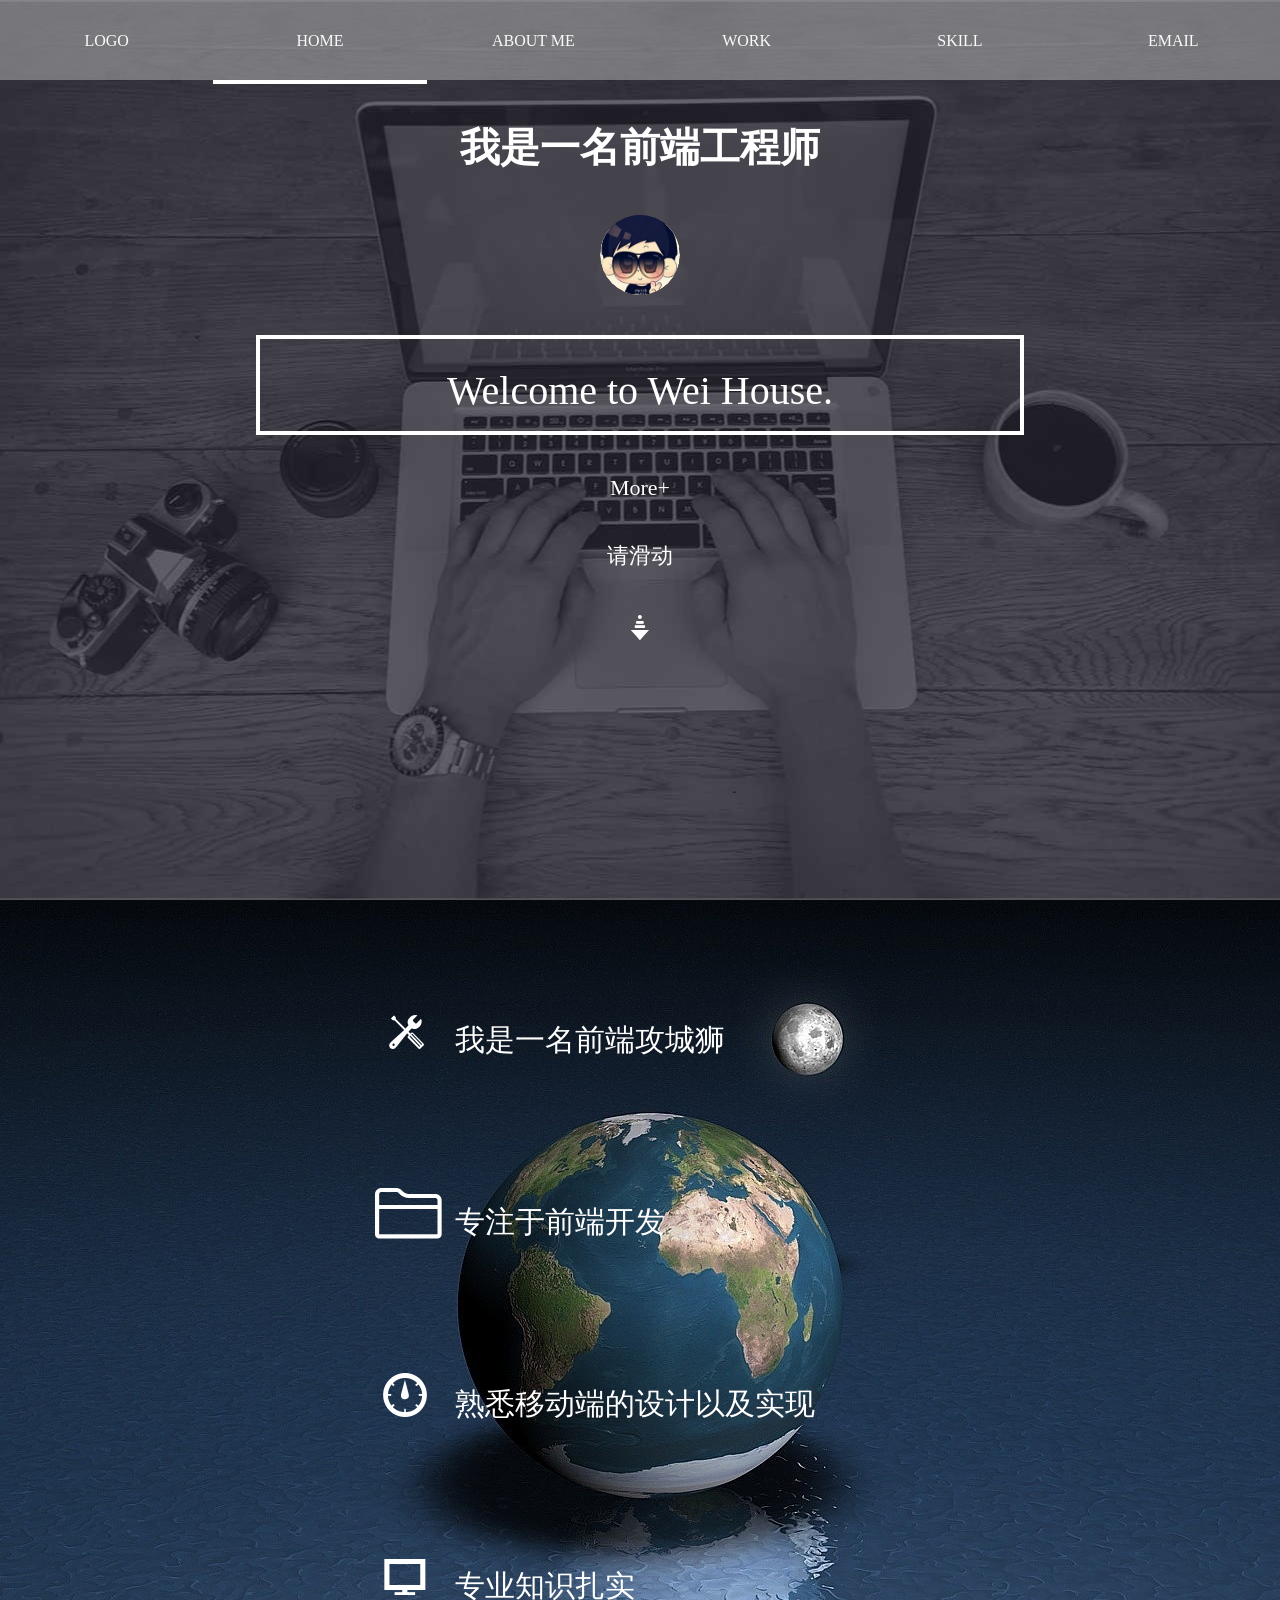
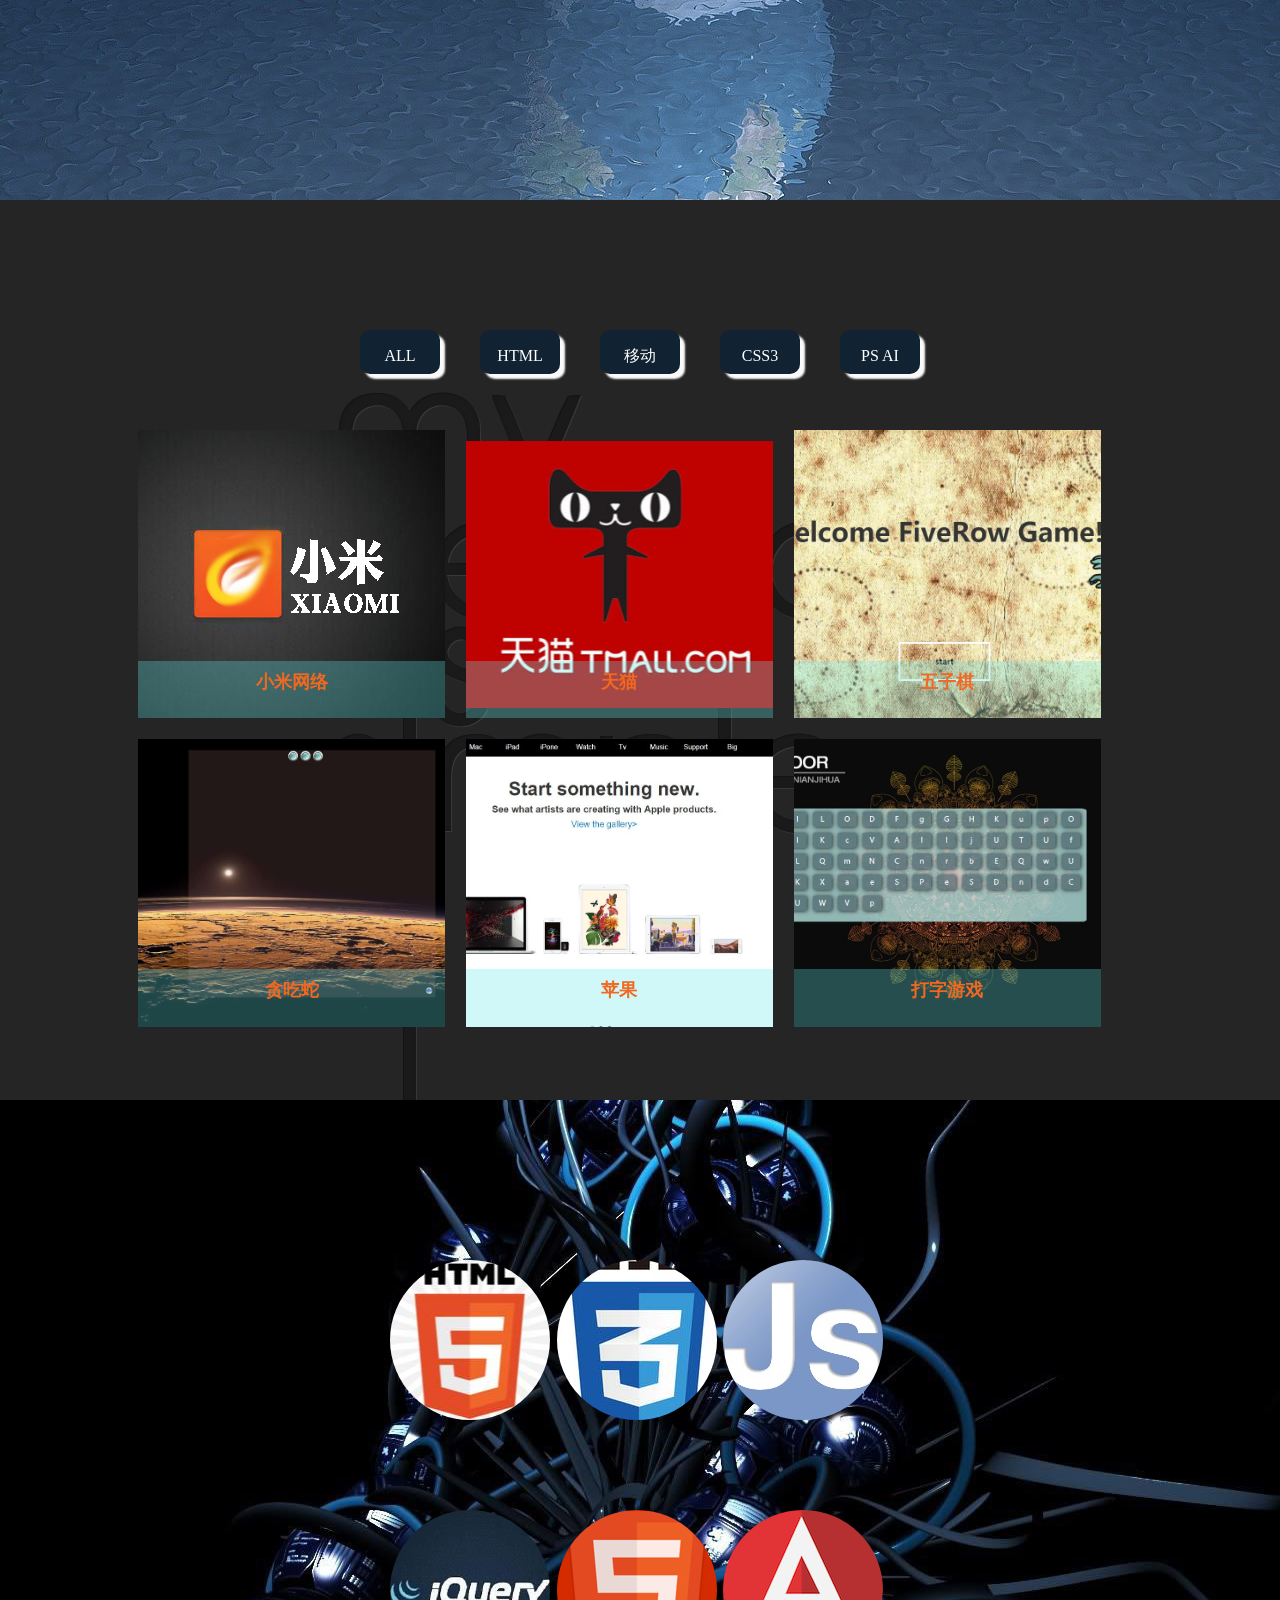
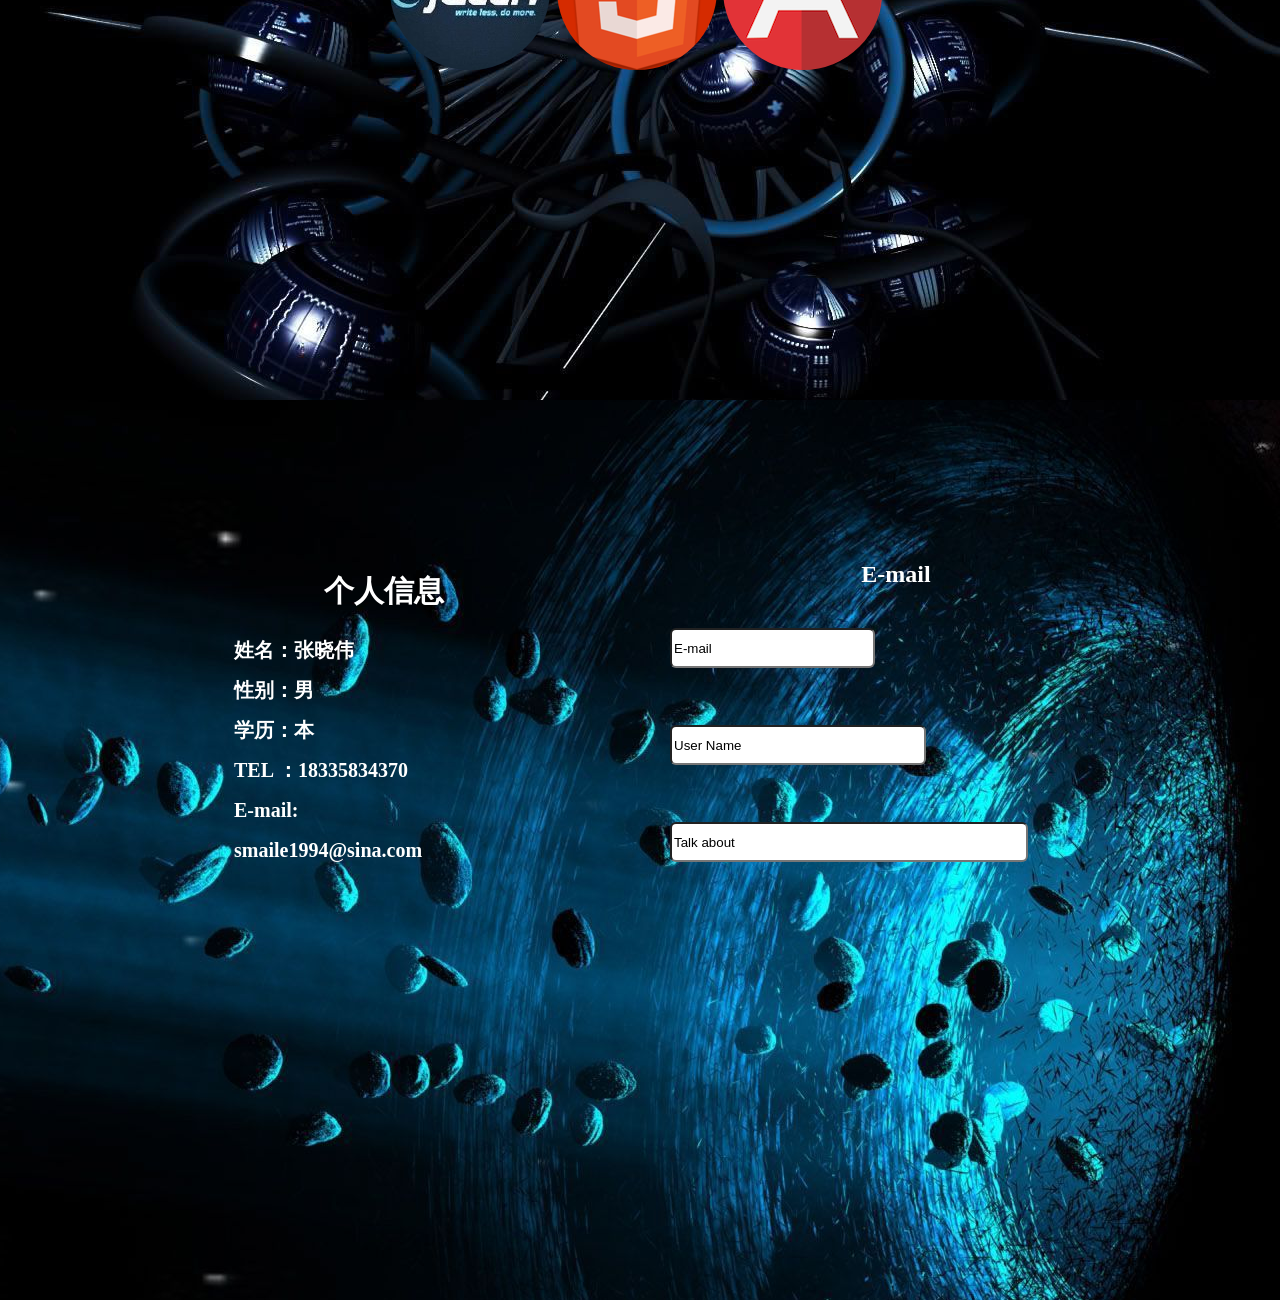
<file: index.html>
<html>
<head>
	<meta charset="utf-8"/>
	<title>张晓伟的个人主页</title>
	<meta name="viewport" content="width=device-width, initial-scale=1, maximum-scale=1, user-scalable=no">
	<link rel="stylesheet" href="./stylessheets/font.css"/>
	<link rel="stylesheet" href="./stylessheets/animation.css"/>
	<link rel="stylesheet" href="./stylessheets/index.css"/>

	<script src = "./JavaScript/jquery.js"></script>
	<script src = "./JavaScript/jqueryadd.js"></script>
	<script src = "./JavaScript/touch.js"></script>
	<script src = "./JavaScript/index.js"></script>
</head>
<script>

</script>
<body >
	<header>
		<ul class="container-fluid">
			<div class="row">
			<li class="col-s-h col-m-2 col-l-2 logo" style="  line-height: 80px;color: #fafafa;text-align: center;">LOGO</li>
			<li class="col-s-h col-m-2 col-l-2 m-left">HOME</li>
			<li class="col-s-h col-m-2 col-l-2 m-left">ABOUT ME</li>
			<li class="col-s-h col-m-2 col-l-2 m-left">WORK</li>
			<li class="col-s-h col-m-2 col-l-2 m-left">SKILL</li>
			<li class="col-s-h col-m-2 col-l-2 m-left">EMAIL</li>
			<li class="col-s-s col-m-h col-l-s col-s-6  yin tos" style="line-height:40px;color: #fafafa;text-align: center;">HOME</li>
			<li class="col-s-s col-m-h col-l-s  col-m-3 col-l-3 col-s-6  yin jia" data-role="home1"  style="line-height:40px;color: #fafafa;text-align: center;">
				<ul class="chao hide">
					<li class="meau">HOME</li>
					<li class="meau">ABOUT ME</li>
					<li class="meau">WORK</li>
					<li class="meau">SKILL</li>
					<li class="meau">EMAIL</li>
				</ul>
			</li>
			</div>
		</ul>
	</header>

	<div class="swiper-container ">
		<div class="swiper-wrapper ">

			<div class="swiper-slide homes " style="background: url(./images/da/header_bg.jpg) no-repeat center center;">
				<div class="dianjiao"></div>
				<h2 class="hanxu" style="color:#fff;">我是一名前端工程师</h2>

				<div class="webhome" style="background: url(./images/xiao/t1.jpg) no-repeat center center;">
					<div class="chang clear" style=" height:100%;width: 700%;">
						<div class="webhead" style="background: url(./images/xiao/t1.jpg) no-repeat center center;  background-size: 84px;"></div>
						<div class="webhead" style="background: url(./images/xiao/t2.jpg) no-repeat center center;  background-size: 84px;"></div>
						<div class="webhead" style="background: url(./images/xiao/t3.jpg) no-repeat center center;  background-size: 84px;"></div>
						<div class="webhead" style="background: url(./images/xiao/t4.jpg) no-repeat center center;  background-size: 84px;"></div>
						<div class="webhead" style="background: url(./images/xiao/t5.jpg) no-repeat center center;  background-size: 84px;"></div>
						<div class="webhead" style="background: url(./images/xiao/t6.jpg) no-repeat center center;  background-size: 84px;"></div>
					</div>
				</div>
				<div class="mess">Welcome to Wei House.</div>
				<div class="more">More+</div>
				<div class="more">请滑动</div>

				<div class="ss" data-role="xl" data-a="animate-scale" style="margin:10px auto ;color:#fff;font-size: 26px;text-align: center;"></div>

			</div>
			<div class="swiper-slide abouts"  style="background: url(./images/da/10.jpg) no-repeat center center;">
				<div class="about-me1">
				<div class=" container-fluid about-me">
					<div class="row">
						<div class="col-s-12 col-m-12 col-l-12">
							<div class="left-head" data-role="jineng"  style="color:#fff;"></div>
							<div class="teach" style="color:#fff;">
								我是一名前端攻城狮
							</div>
						</div>
						<div class="col-s-12 col-m-12 col-l-12">
							<div class="left-head" data-role="wenjianjia"   style="color:#fff;"></div>
							<div class="teach" style="color:#fff;">
								专注于前端开发
							</div>
						</div>
						<div class="col-s-12 col-m-12 col-l-12">
							<div class="left-head" data-role="shijian"   style="color:#fff;"></div>
							<div class="teach" style="color:#fff;">
								熟悉移动端的设计以及实现
							</div>
						</div>
						<div class="col-s-12 col-m-12 col-l-12">
							<div class="left-head" data-role="work"   style="color:#fff;"></div>
							<div class="teach" style="color:#fff;">
								专业知识扎实
							</div>
						</div>
					</div>
				</div>
				</div>
			</div>

			<div class="swiper-slide works" style="background: url(./images/da/20.png) no-repeat center center;position:relative;">
				<div class="dianjiao"> </div>
				<div class="jian jian1" id="up"  style="width:40px;height:60px;background: url(./images/xiao/jiantou.png) no-repeat center center;background-size: cover;position:absolute;"></div>
				<div class="jian jian2" id="down"  style="width:40px;height:60px;background: url(./images/xiao/jian2.png) no-repeat center center;background-size: cover;position:absolute;"></div>
				<div class="mean">
					<div class="mean-son">ALL</div>
					<div class="mean-son">HTML</div>
					<div class="mean-son">移动</div>
					<div class="mean-son">CSS3</div>
					<div class="mean-son">PS  AI</div>
				</div>
				
				<div class="work all">
					<a href="http://xiaowei666.github.io/xiaomi">
						<div class="somework" style="background:url(./images/xiao/xiaomi.jpg) no-repeat center center;" >
							<div class="mengban">小米网络</div>
						</div>
					</a>
					<a href="http://xiaowei666.github.io/tianmao">
						<div class="somework" style="background:url(./images/xiao/tianmao.png) no-repeat center center;">
							<div class="mengban">天猫</div>
						</div>
					</a>
					<a href="http://xiaowei666.github.io/fivezi">
						<div class="somework" style="background:url(./images/xiao/wuziqi.jpg) no-repeat center center;background-size:cover; ">
							<div class="mengban" >五子棋</div>
						</div>
					</a>

					<a href="http://xiaowei666.github.io/snake">
						<div class="somework" style="background:url(./images/xiao/贪吃蛇.jpg) no-repeat center center;background-size:cover; ">
							<div class="mengban" >贪吃蛇</div>
						</div>
					</a>

					<a href="http://xiaowei666.github.io/bigapple">
						<div class="somework" style="background:url(./images/xiao/apple.jpg) no-repeat center center;background-size:cover; ">
							<div class="mengban" >苹果</div>
						</div>
					</a>

					<a href="http://xiaowei666.github.io/write/">
						<div class="somework" style="background:url(./images/xiao/打字.jpg) no-repeat center center;background-size:cover; ">
							<div class="mengban" >打字游戏</div>
						</div>
					</a>

				</div>




				<div class="work html">
					<a href="http://xiaowei666.github.io/xiaomi">
						<div class="somework" style="background:url(./images/xiao/xiaomi.jpg) no-repeat center center;" >
							<div class="mengban">小米网络</div>
						</div>
					</a>
					<a href="http://xiaowei666.github.io/tianmao">
						<div class="somework" style="background:url(./images/xiao/tianmao.png) no-repeat center center;">
							<div class="mengban">天猫</div>
						</div>
					</a>
					<a href="http://xiaowei666.github.io/bigapple">
						<div class="somework" style="background:url(./images/xiao/apple.jpg) no-repeat center center;background-size:cover; ">
							<div class="mengban" >苹果</div>
						</div>
					</a>
					<a href="http://xiaowei666.github.io/write/">
						<div class="somework" style="background:url(./images/xiao/打字.jpg) no-repeat center center;background-size:cover; ">
							<div class="mengban" >打字游戏</div>
						</div>
					</a>
					<!--<a href="http://www.gzmcg.com/">-->
						<!--<div class="somework" style="background:url(./images/xiao/打字.jpg) no-repeat center center;background-size:cover; ">-->
							<!--<div class="mengban" >广州建筑</div>-->
						<!--</div>-->
					<!--</a>-->

				</div>

				<div class="work yidong">
					<!--<a href="http://xiaowei666.github.io/xiaomi">-->
						<!--<div class="somework" style="background:url(./images/xiao/xiaomi.jpg) no-repeat center center;" >-->
							<!--<div class="mengban">小米网络</div>-->
						<!--</div>-->
					<!--</a>-->
					<!--<a href="http://xiaowei666.github.io/tianmao">-->
						<!--<div class="somework" style="background:url(./images/xiao/tianmao.png) no-repeat center center;">-->
							<!--<div class="mengban">天猫</div>-->
						<!--</div>-->
					<!--</a>-->
					<a href="http://xiaowei666.github.io/bigapple">
						<div class="somework" style="background:url(./images/xiao/apple.jpg) no-repeat center center;background-size:cover; ">
							<div class="mengban" >苹果</div>
						</div>
					</a>
					<!--<a href="http://xiaowei666.github.io/write/">-->
						<!--<div class="somework" style="background:url(./images/xiao/打字.jpg) no-repeat center center;background-size:cover; ">-->
							<!--<div class="mengban" >打字游戏</div>-->
						<!--</div>-->
					<!--</a>-->
					<!--<a href="http://www.gzmcg.com/">-->
						<!--<div class="somework" style="background:url(./images/xiao/打字.jpg) no-repeat center center;background-size:cover; ">-->
							<!--<div class="mengban" >广州建筑</div>-->
						<!--</div>-->
					<!--</a>-->

				</div>

				<div class="work css3">
					<a href="http://xiaowei666.github.io/xiaomi">
						<div class="somework" style="background:url(./images/xiao/xiaomi.jpg) no-repeat center center;" >
							<div class="mengban">小米网络</div>
						</div>
					</a>
					<a href="http://xiaowei666.github.io/tianmao">
						<div class="somework" style="background:url(./images/xiao/tianmao.png) no-repeat center center;">
							<div class="mengban">天猫</div>
						</div>
					</a>
					<a href="http://xiaowei666.github.io/bigapple">
						<div class="somework" style="background:url(./images/xiao/apple.jpg) no-repeat center center;background-size:cover; ">
							<div class="mengban" >苹果</div>
						</div>
					</a>
					<a href="http://xiaowei666.github.io/write/">
						<div class="somework" style="background:url(./images/xiao/打字.jpg) no-repeat center center;background-size:cover; ">
							<div class="mengban" >打字游戏</div>
						</div>
					</a>
					<!--<a href="http://www.gzmcg.com/">-->
						<!--<div class="somework" style="background:url(./images/xiao/打字.jpg) no-repeat center center;background-size:cover; ">-->
							<!--<div class="mengban" >广州建筑</div>-->
						<!--</div>-->
					<!--</a>-->

				</div>

				<div class="work psai">
						<div class="somework" style="background:url(./images/da/1.png) no-repeat center center;" >
							<div class="mengban">PS切图</div>
						</div>
						<div class="somework" style="background:url(./images/da/2.png) no-repeat center center;">
							<div class="mengban">字体设计</div>
						</div>
						<div class="somework" style="background:url(./images/da/3.png) no-repeat center center;background-size:cover; ">
							<div class="mengban" >音乐播放器设计</div>
						</div>

						<div class="somework" style="background:url(./images/da/4.png) no-repeat center center;background-size:cover; ">
							<div class="mengban" >AI花瓣设计</div>
						</div>

						<div class="somework" style="background:url(./images/da/5.png) no-repeat center center;background-size:cover; ">
							<div class="mengban" >排版设计</div>
						</div>

						<div class="somework" style="background:url(./images/da/6.png) no-repeat center center;background-size:cover; ">
							<div class="mengban" >网页设计</div>
						</div>

				</div>



				<div class="work worksome ">
					<a href="http://xiaowei666.github.io/xiaomi">
						<div class="somework" style="background:url(./images/xiao/xiaomi.jpg) no-repeat center center;" >
							<div class="mengban">小米网络</div>
						</div>
					</a>
					<a href="http://xiaowei666.github.io/tianmao">
						<div class="somework" style="background:url(./images/xiao/tianmao.png) no-repeat center center;">
							<div class="mengban">天猫</div>
						</div>
					</a>
					<a href="http://xiaowei666.github.io/fivezi">
						<div class="somework" style="background:url(./images/xiao/wuziqi.jpg) no-repeat center center;background-size:cover; ">
							<div class="mengban" >五子棋</div>
						</div>
					</a>

					<a href="http://xiaowei666.github.io/snake">
						<div class="somework" style="background:url(./images/xiao/贪吃蛇.jpg) no-repeat center center;background-size:cover; ">
							<div class="mengban" >贪吃蛇</div>
						</div>
					</a>

					<a href="http://xiaowei666.github.io/bigapple">
						<div class="somework" style="background:url(./images/xiao/apple.jpg) no-repeat center center;background-size:cover; ">
							<div class="mengban" >苹果</div>
						</div>
					</a>

					<a href="http://xiaowei666.github.io/write/">
						<div class="somework" style="background:url(./images/xiao/打字.jpg) no-repeat center center;background-size:cover; ">
							<div class="mengban" >打字游戏</div>
						</div>
					</a>

				</div>






			</div>

			<div class="swiper-slide skills" style="background: url(./images/da/30.jpg) no-repeat center center;position:relative;">
				<div class="dianjiao"></div>
				<div class="jian jian1 " id="left" style="width:40px;height:60px;background: url(./images/xiao/jiantou.png) no-repeat center center;background-size: cover;position:absolute;"></div>
				<div class="jian jian2 " id="right" style="width:40px;height:60px;background: url(./images/xiao/jian2.png) no-repeat center center;background-size: cover;position:absolute;"></div>
				<div class="skill" style="overflow: hidden;">
					<div class="container-fluid" style="overflow: hidden;">
						<div class="row" style="position:relative;">
							<div class="zuojian" style="position:absolute;"></div>
							<div class="youjian"  style="position:absolute;"></div>
							<div class="col col-s-12 col-m-4 col-l-4">
								<span style="background:url(./images/xiao/html5.jpg) no-repeat center center;"></span>
							</div>
							<div class="col col-s-12 col-m-4 col-l-4">
								<span style="background:url(./images/xiao/css3.jpg) no-repeat center center;"></span>
							</div>
							<div class="col col-s-12 col-m-4 col-l-4">
								<span  style="background:url(./images/xiao/js.jpg) no-repeat center center;"></span>
							</div>
							<div class="col col-s-12 col-m-4 col-l-4">
								<span style="background:url(./images/xiao/jquery.jpg) no-repeat center center;"></span>
							</div>
							<div class="col col-s-12 col-m-4 col-l-4">
								<span style="background:url(./images/xiao/hb.png) no-repeat center center;"></span>
							</div>
							<div class="col col-s-12 col-m-4 col-l-4">
								<span  style="background:url(./images/xiao/angular.jpg) no-repeat center center;"></span>
							</div>
						</div>
					</div>
				</div>
<!---->


				<div class="skiller" style="overflow: hidden;">
					<div class="con" style="perspective:2000px;">
						<div class="tuopan" style="width:300%;height:100%;transformStyle:preserve-3d;transition:all 2s ease ;transformOrigin:center center 200px;position:relative;">
							<div class="col col-s-12 col-m-4 col-l-4">
								<span style="background:url(./images/xiao/html5.jpg) no-repeat center center;"></span>
							</div>
							<div class="col col-s-12 col-m-4 col-l-4">
								<span style="background:url(./images/xiao/css3.jpg) no-repeat center center;"></span>
							</div>
							<div class="col col-s-12 col-m-4 col-l-4">
								<span  style="background:url(./images/xiao/js.jpg) no-repeat center center;"></span>
							</div>
							<div class="col col-s-12 col-m-4 col-l-4">
								<span style="background:url(./images/xiao/jquery.jpg) no-repeat center center;"></span>
							</div>
							<div class="col col-s-12 col-m-4 col-l-4">
								<span style="background:url(./images/xiao/hb.png) no-repeat center center;"></span>
							</div>
							<div class="col col-s-12 col-m-4 col-l-4">
								<span  style="background:url(./images/xiao/angular.jpg) no-repeat center center;"></span>
							</div>
						</div>
					</div>

				</div>







<!---->

			</div>

			<div class="swiper-slide emails" style="background: url(./images/da/250.jpg) no-repeat center center;">
				<div class="email" style="position:relative;">
					<div class="headx" style="height:50px;width:100%;background: #000;position:absolute;top:-50px;left:0px;">
						<div class="top white">个人信息</div>

						<div class="top ">E-mail</div>
					</div>
					<div class="message ema" style="position:relative;">
						<ul style="width:300px;margin:50px auto; line-height: 40px;font-size: 20px;color:#333;font-weight: 600;">
							<h2 style="text-align: center;margin-bottom: 20px;color:#fff">个人信息</h2>
							<li style="color:#fff">姓名：<span style="color:#fff">张晓伟</span></li>
							<li style="color:#fff">性别：<span>男</span></li>
							<li style="color:#fff">学历：<span>本</span></li>
							<li style="color:#fff">TEL ：<span>18335834370</span></li>
							<li style="color:#fff">E-mail:</li>
							<li style="color:#fff"><span>smaile1994@sina.com</span></li>
						</ul>
					</div>
					<div class="to-email ema" style="position:relative;">
						<form action="">
							<h2 style="text-align: center;margin-top: 40px;">E-mail</h2>
							<input type="text" value="E-mail" style="width:40%;"><br>
							<input type="text" value="User Name" style="width:50%;"><br>
							<input type="text" value="Talk about" style="width:70%;"><br>
						</form>
					</div>

					<div class="message masa" style="position:relative;">
						<ul style="width:300px;margin:50px auto; line-height: 40px;font-size: 20px;color:#333;font-weight: 600;">
							<h2 style="text-align: center;margin-bottom: 20px;">个人信息</h2>
							<li>姓名：<span>张晓伟</span></li>
							<li>性别：<span>男</span></li>
							<li>学历：<span>本</span></li>
							<li>TEL ：<span>18335834370</span></li>
							<li>E-mail:</li>
							<li><span>smaile1994@sina.com</span></li>
						</ul>
					</div>
					<div class="to-email masa" style="position:relative;">
						<form action="">
							<h2 style="text-align: center;margin-top: 40px;">E-mail</h2>
							<input type="text" value="E-mail" style="width:40%;"><br>
							<input type="text" value="User Name" style="width:50%;"><br>
							<input type="text" value="Talk about" style="width:70%;"><br>
						</form>
					</div>
				</div>
			</div>

		</div>
	</div>
</body>
</html>
</file>
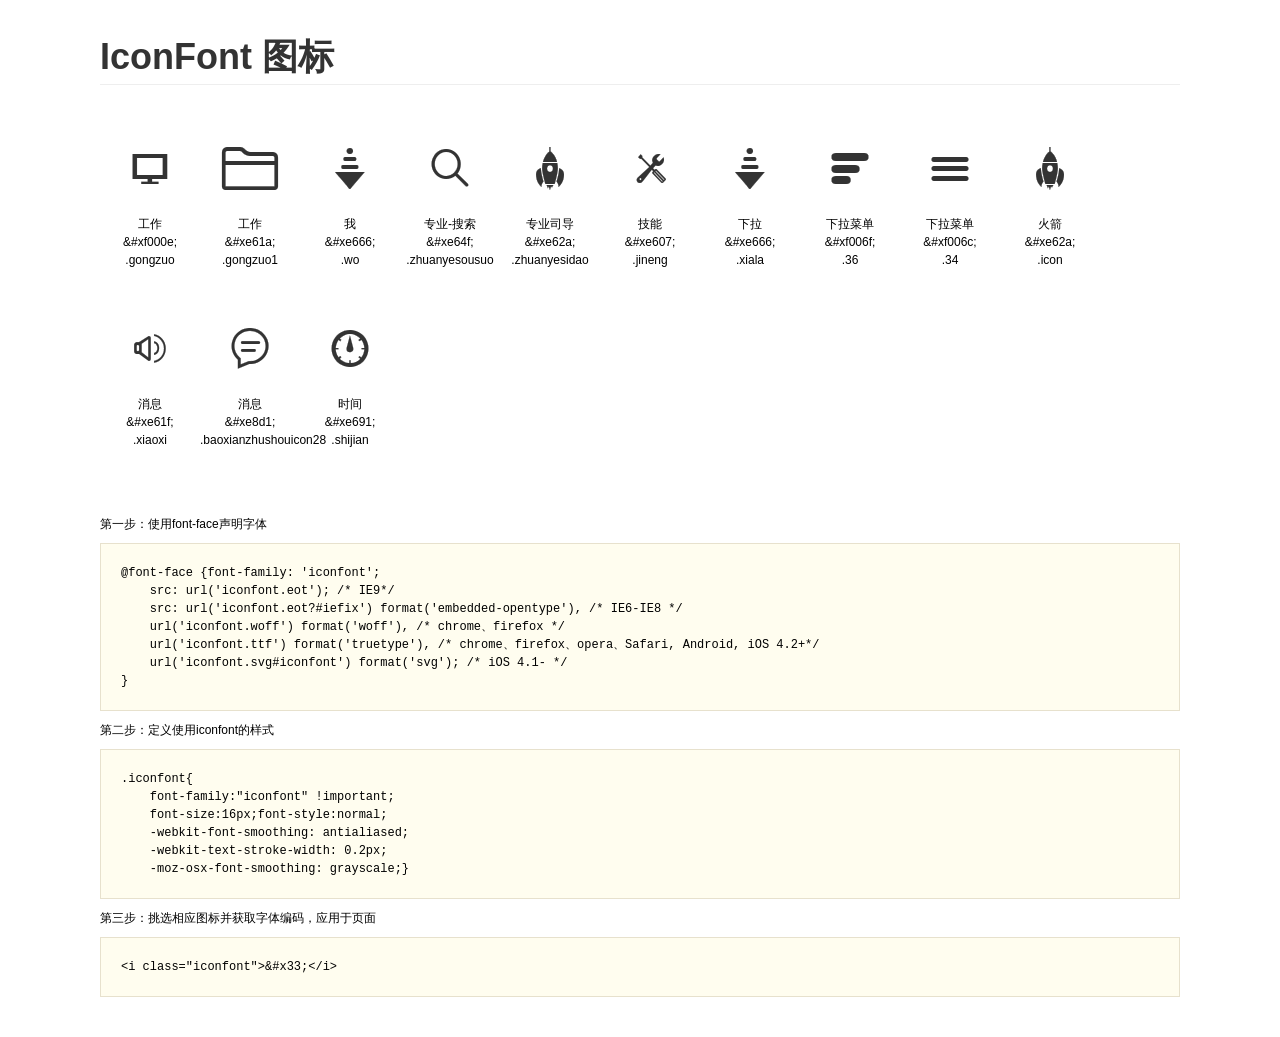
<file: font/demo.html>
<!DOCTYPE html>
<html>
<head>
    <meta charset="utf-8"/>
    <title>IconFont</title>
    <link rel="stylesheet" href="demo.css">
    <link rel="stylesheet" href="iconfont.css">
</head>
<body>
    <div class="main">
        <h1>IconFont 图标</h1>
        <ul class="icon_lists clear">
            
                <li>
                <i class="icon iconfont">&#xf000e;</i>
                    <div class="name">工作</div>
                    <div class="code">&amp;#xf000e;</div>
                    <div class="fontclass">.gongzuo</div>
                </li>
            
                <li>
                <i class="icon iconfont">&#xe61a;</i>
                    <div class="name">工作</div>
                    <div class="code">&amp;#xe61a;</div>
                    <div class="fontclass">.gongzuo1</div>
                </li>
            
                <li>
                <i class="icon iconfont">&#xe666;</i>
                    <div class="name">我</div>
                    <div class="code">&amp;#xe666;</div>
                    <div class="fontclass">.wo</div>
                </li>
            
                <li>
                <i class="icon iconfont">&#xe64f;</i>
                    <div class="name">专业-搜索</div>
                    <div class="code">&amp;#xe64f;</div>
                    <div class="fontclass">.zhuanyesousuo</div>
                </li>
            
                <li>
                <i class="icon iconfont">&#xe62a;</i>
                    <div class="name">专业司导</div>
                    <div class="code">&amp;#xe62a;</div>
                    <div class="fontclass">.zhuanyesidao</div>
                </li>
            
                <li>
                <i class="icon iconfont">&#xe607;</i>
                    <div class="name">技能</div>
                    <div class="code">&amp;#xe607;</div>
                    <div class="fontclass">.jineng</div>
                </li>
            
                <li>
                <i class="icon iconfont">&#xe666;</i>
                    <div class="name">下拉</div>
                    <div class="code">&amp;#xe666;</div>
                    <div class="fontclass">.xiala</div>
                </li>
            
                <li>
                <i class="icon iconfont">&#xf006f;</i>
                    <div class="name">下拉菜单 </div>
                    <div class="code">&amp;#xf006f;</div>
                    <div class="fontclass">.36</div>
                </li>
            
                <li>
                <i class="icon iconfont">&#xf006c;</i>
                    <div class="name">下拉菜单</div>
                    <div class="code">&amp;#xf006c;</div>
                    <div class="fontclass">.34</div>
                </li>
            
                <li>
                <i class="icon iconfont">&#xe62a;</i>
                    <div class="name">火箭</div>
                    <div class="code">&amp;#xe62a;</div>
                    <div class="fontclass">.icon</div>
                </li>
            
                <li>
                <i class="icon iconfont">&#xe61f;</i>
                    <div class="name">消息</div>
                    <div class="code">&amp;#xe61f;</div>
                    <div class="fontclass">.xiaoxi</div>
                </li>
            
                <li>
                <i class="icon iconfont">&#xe8d1;</i>
                    <div class="name">消息</div>
                    <div class="code">&amp;#xe8d1;</div>
                    <div class="fontclass">.baoxianzhushouicon28</div>
                </li>
            
                <li>
                <i class="icon iconfont">&#xe691;</i>
                    <div class="name">时间</div>
                    <div class="code">&amp;#xe691;</div>
                    <div class="fontclass">.shijian</div>
                </li>
            
        </ul>


        <div class="helps">
            第一步：使用font-face声明字体
            <pre>
@font-face {font-family: 'iconfont';
    src: url('iconfont.eot'); /* IE9*/
    src: url('iconfont.eot?#iefix') format('embedded-opentype'), /* IE6-IE8 */
    url('iconfont.woff') format('woff'), /* chrome、firefox */
    url('iconfont.ttf') format('truetype'), /* chrome、firefox、opera、Safari, Android, iOS 4.2+*/
    url('iconfont.svg#iconfont') format('svg'); /* iOS 4.1- */
}
</pre>
第二步：定义使用iconfont的样式
            <pre>
.iconfont{
    font-family:"iconfont" !important;
    font-size:16px;font-style:normal;
    -webkit-font-smoothing: antialiased;
    -webkit-text-stroke-width: 0.2px;
    -moz-osx-font-smoothing: grayscale;}
</pre>
第三步：挑选相应图标并获取字体编码，应用于页面
<pre>
&lt;i class="iconfont"&gt;&amp;#x33;&lt;/i&gt;
</pre>
        </div>

    </div>
</body>
</html>
</file>
<file: stylessheets/font.css>
@font-face {
  font-family: 'iconfont';
  src: url('../font/iconfont.eot');
  /* IE9*/
  src: url('../font/iconfont.eot?#iefix') format('embedded-opentype'), /* IE6-IE8 */ url('../font/iconfont.woff') format('woff'), /* chrome、firefox */ url('../font/iconfont.ttf') format('truetype'), /* chrome、firefox、opera、Safari, Android, iOS 4.2+*/ url('../font/iconfont.svg#iconfont') format('svg');
  /* iOS 4.1- */
}
*[data-role='xl']:before {
  font-family: 'iconfont';
  content: '\e666';
}
*[data-role='xl'][icon-pos='left']:before {
  font-family: 'iconfont';
  content: '\e666';
}
*[data-role='xl'][icon-pos='right']:before {
  font-family: 'iconfont';
  content: '';
}
*[data-role='xl'][icon-pos='right']:after {
  font-family: 'iconfont';
  content: '\e666';
}
*[data-role='xl'][icon-pos='top']:before {
  display: block;
  font-family: 'iconfont';
  content: '\e666';
}
*[data-role='xl'][icon-pos='bottom']:before {
  font-family: 'iconfont';
  content: '';
}
*[data-role='xl'][icon-pos='bottom']:after {
  display: block;
  font-family: 'iconfont';
  content: '\e666';
}
*[data-role='home1']:before {
  font-family: 'iconfont';
  content: '\f006c';
}
*[data-role='home1'][icon-pos='left']:before {
  font-family: 'iconfont';
  content: '\f006c';
}
*[data-role='home1'][icon-pos='right']:before {
  font-family: 'iconfont';
  content: '';
}
*[data-role='home1'][icon-pos='right']:after {
  font-family: 'iconfont';
  content: '\f006c';
}
*[data-role='home1'][icon-pos='top']:before {
  display: block;
  font-family: 'iconfont';
  content: '\f006c';
}
*[data-role='home1'][icon-pos='bottom']:before {
  font-family: 'iconfont';
  content: '';
}
*[data-role='home1'][icon-pos='bottom']:after {
  display: block;
  font-family: 'iconfont';
  content: '\f006c';
}
*[data-role='home2']:before {
  font-family: 'iconfont';
  content: '\f006f';
}
*[data-role='home2'][icon-pos='left']:before {
  font-family: 'iconfont';
  content: '\f006f';
}
*[data-role='home2'][icon-pos='right']:before {
  font-family: 'iconfont';
  content: '';
}
*[data-role='home2'][icon-pos='right']:after {
  font-family: 'iconfont';
  content: '\f006f';
}
*[data-role='home2'][icon-pos='top']:before {
  display: block;
  font-family: 'iconfont';
  content: '\f006f';
}
*[data-role='home2'][icon-pos='bottom']:before {
  font-family: 'iconfont';
  content: '';
}
*[data-role='home2'][icon-pos='bottom']:after {
  display: block;
  font-family: 'iconfont';
  content: '\f006f';
}
*[data-role='huojian']:before {
  font-family: 'iconfont';
  content: '\e62a';
}
*[data-role='huojian'][icon-pos='left']:before {
  font-family: 'iconfont';
  content: '\e62a';
}
*[data-role='huojian'][icon-pos='right']:before {
  font-family: 'iconfont';
  content: '';
}
*[data-role='huojian'][icon-pos='right']:after {
  font-family: 'iconfont';
  content: '\e62a';
}
*[data-role='huojian'][icon-pos='top']:before {
  display: block;
  font-family: 'iconfont';
  content: '\e62a';
}
*[data-role='huojian'][icon-pos='bottom']:before {
  font-family: 'iconfont';
  content: '';
}
*[data-role='huojian'][icon-pos='bottom']:after {
  display: block;
  font-family: 'iconfont';
  content: '\e62a';
}
*[data-role='jineng']:before {
  font-family: 'iconfont';
  content: '\e607';
}
*[data-role='jineng'][icon-pos='left']:before {
  font-family: 'iconfont';
  content: '\e607';
}
*[data-role='jineng'][icon-pos='right']:before {
  font-family: 'iconfont';
  content: '';
}
*[data-role='jineng'][icon-pos='right']:after {
  font-family: 'iconfont';
  content: '\e607';
}
*[data-role='jineng'][icon-pos='top']:before {
  display: block;
  font-family: 'iconfont';
  content: '\e607';
}
*[data-role='jineng'][icon-pos='bottom']:before {
  font-family: 'iconfont';
  content: '';
}
*[data-role='jineng'][icon-pos='bottom']:after {
  display: block;
  font-family: 'iconfont';
  content: '\e607';
}
*[data-role='work']:before {
  font-family: 'iconfont';
  content: '\f000e';
}
*[data-role='work'][icon-pos='left']:before {
  font-family: 'iconfont';
  content: '\f000e';
}
*[data-role='work'][icon-pos='right']:before {
  font-family: 'iconfont';
  content: '';
}
*[data-role='work'][icon-pos='right']:after {
  font-family: 'iconfont';
  content: '\f000e';
}
*[data-role='work'][icon-pos='top']:before {
  display: block;
  font-family: 'iconfont';
  content: '\f000e';
}
*[data-role='work'][icon-pos='bottom']:before {
  font-family: 'iconfont';
  content: '';
}
*[data-role='work'][icon-pos='bottom']:after {
  display: block;
  font-family: 'iconfont';
  content: '\f000e';
}
*[data-role='wenjianjia']:before {
  font-family: 'iconfont';
  content: '\e61a';
}
*[data-role='wenjianjia'][icon-pos='left']:before {
  font-family: 'iconfont';
  content: '\e61a';
}
*[data-role='wenjianjia'][icon-pos='right']:before {
  font-family: 'iconfont';
  content: '';
}
*[data-role='wenjianjia'][icon-pos='right']:after {
  font-family: 'iconfont';
  content: '\e61a';
}
*[data-role='wenjianjia'][icon-pos='top']:before {
  display: block;
  font-family: 'iconfont';
  content: '\e61a';
}
*[data-role='wenjianjia'][icon-pos='bottom']:before {
  font-family: 'iconfont';
  content: '';
}
*[data-role='wenjianjia'][icon-pos='bottom']:after {
  display: block;
  font-family: 'iconfont';
  content: '\e61a';
}
*[data-role='sousuo']:before {
  font-family: 'iconfont';
  content: '\e64f';
}
*[data-role='sousuo'][icon-pos='left']:before {
  font-family: 'iconfont';
  content: '\e64f';
}
*[data-role='sousuo'][icon-pos='right']:before {
  font-family: 'iconfont';
  content: '';
}
*[data-role='sousuo'][icon-pos='right']:after {
  font-family: 'iconfont';
  content: '\e64f';
}
*[data-role='sousuo'][icon-pos='top']:before {
  display: block;
  font-family: 'iconfont';
  content: '\e64f';
}
*[data-role='sousuo'][icon-pos='bottom']:before {
  font-family: 'iconfont';
  content: '';
}
*[data-role='sousuo'][icon-pos='bottom']:after {
  display: block;
  font-family: 'iconfont';
  content: '\e64f';
}
*[data-role='laba']:before {
  font-family: 'iconfont';
  content: '\e61f';
}
*[data-role='laba'][icon-pos='left']:before {
  font-family: 'iconfont';
  content: '\e61f';
}
*[data-role='laba'][icon-pos='right']:before {
  font-family: 'iconfont';
  content: '';
}
*[data-role='laba'][icon-pos='right']:after {
  font-family: 'iconfont';
  content: '\e61f';
}
*[data-role='laba'][icon-pos='top']:before {
  display: block;
  font-family: 'iconfont';
  content: '\e61f';
}
*[data-role='laba'][icon-pos='bottom']:before {
  font-family: 'iconfont';
  content: '';
}
*[data-role='laba'][icon-pos='bottom']:after {
  display: block;
  font-family: 'iconfont';
  content: '\e61f';
}
*[data-role='shijian']:before {
  font-family: 'iconfont';
  content: '\e691';
}
*[data-role='shijian'][icon-pos='left']:before {
  font-family: 'iconfont';
  content: '\e691';
}
*[data-role='shijian'][icon-pos='right']:before {
  font-family: 'iconfont';
  content: '';
}
*[data-role='shijian'][icon-pos='right']:after {
  font-family: 'iconfont';
  content: '\e691';
}
*[data-role='shijian'][icon-pos='top']:before {
  display: block;
  font-family: 'iconfont';
  content: '\e691';
}
*[data-role='shijian'][icon-pos='bottom']:before {
  font-family: 'iconfont';
  content: '';
}
*[data-role='shijian'][icon-pos='bottom']:after {
  display: block;
  font-family: 'iconfont';
  content: '\e691';
}
</file>
<file: stylessheets/animation.css>
@keyframes show {
  0% {
    transform: scale(0, 0);
    -webkit-transform: scale(0, 0);
    -o-transform: scale(0, 0);
    opacity: 0;
  }
  100% {
    transform: scale(1, 1);
    -webkit-transform: scale(1, 1);
    -o-transform: scale(1, 1);
    opacity: 1;
  }
}
@keyframes hide {
  0% {
    transform: scale(1, 1);
    -webkit-transform: scale(1, 1);
    -o-transform: scale(1, 1);
  }
  100% {
    transform: scale(0, 0);
    -webkit-transform: scale(0, 0);
    -o-transform: scale(0, 0);
    opacity: 0;
  }
}
*[data-role=animate-hide] {
  animation: hide 1s ease forwards ;
  -webkit-transform-origin: left top;
}
*[data-role=animate-show] {
  animation: show 1s ease forwards ;
  transform-origin: left top;
}
@keyframes round {
  0% {
    transform: translate(40px, 0px);
    -webkit-transform: translate(40px, 0px);
  }
  2.77777778% {
    transform: translate(39.39231012px, 6.94592711px);
    -webkit-transform: translate(39.39231012px, 6.94592711px);
  }
  5.55555556% {
    transform: translate(37.58770483px, 13.68080573px);
    -webkit-transform: translate(37.58770483px, 13.68080573px);
  }
  8.33333333% {
    transform: translate(34.64101615px, 20px);
    -webkit-transform: translate(34.64101615px, 20px);
  }
  11.11111111% {
    transform: translate(30.64177772px, 25.71150439px);
    -webkit-transform: translate(30.64177772px, 25.71150439px);
  }
  13.88888889% {
    transform: translate(25.71150439px, 30.64177772px);
    -webkit-transform: translate(25.71150439px, 30.64177772px);
  }
  16.66666667% {
    transform: translate(20px, 34.64101615px);
    -webkit-transform: translate(20px, 34.64101615px);
  }
  19.44444444% {
    transform: translate(13.68080573px, 37.58770483px);
    -webkit-transform: translate(13.68080573px, 37.58770483px);
  }
  22.22222222% {
    transform: translate(6.94592711px, 39.39231012px);
    -webkit-transform: translate(6.94592711px, 39.39231012px);
  }
  25% {
    transform: translate(0px, 40px);
    -webkit-transform: translate(0px, 40px);
  }
  27.77777778% {
    transform: translate(-6.94592711px, 39.39231012px);
    -webkit-transform: translate(-6.94592711px, 39.39231012px);
  }
  30.55555556% {
    transform: translate(-13.68080573px, 37.58770483px);
    -webkit-transform: translate(-13.68080573px, 37.58770483px);
  }
  33.33333333% {
    transform: translate(-20px, 34.64101615px);
    -webkit-transform: translate(-20px, 34.64101615px);
  }
  36.11111111% {
    transform: translate(-25.71150439px, 30.64177772px);
    -webkit-transform: translate(-25.71150439px, 30.64177772px);
  }
  38.88888889% {
    transform: translate(-30.64177772px, 25.71150439px);
    -webkit-transform: translate(-30.64177772px, 25.71150439px);
  }
  41.66666667% {
    transform: translate(-34.64101615px, 20px);
    -webkit-transform: translate(-34.64101615px, 20px);
  }
  44.44444444% {
    transform: translate(-37.58770483px, 13.68080573px);
    -webkit-transform: translate(-37.58770483px, 13.68080573px);
  }
  47.22222222% {
    transform: translate(-39.39231012px, 6.94592711px);
    -webkit-transform: translate(-39.39231012px, 6.94592711px);
  }
  50% {
    transform: translate(-40px, 0px);
    -webkit-transform: translate(-40px, 0px);
  }
  52.77777778% {
    transform: translate(-39.39231012px, -6.94592711px);
    -webkit-transform: translate(-39.39231012px, -6.94592711px);
  }
  55.55555556% {
    transform: translate(-37.58770483px, -13.68080573px);
    -webkit-transform: translate(-37.58770483px, -13.68080573px);
  }
  58.33333333% {
    transform: translate(-34.64101615px, -20px);
    -webkit-transform: translate(-34.64101615px, -20px);
  }
  61.11111111% {
    transform: translate(-30.64177772px, -25.71150439px);
    -webkit-transform: translate(-30.64177772px, -25.71150439px);
  }
  63.88888889% {
    transform: translate(-25.71150439px, -30.64177772px);
    -webkit-transform: translate(-25.71150439px, -30.64177772px);
  }
  66.66666667% {
    transform: translate(-20px, -34.64101615px);
    -webkit-transform: translate(-20px, -34.64101615px);
  }
  69.44444444% {
    transform: translate(-13.68080573px, -37.58770483px);
    -webkit-transform: translate(-13.68080573px, -37.58770483px);
  }
  72.22222222% {
    transform: translate(-6.94592711px, -39.39231012px);
    -webkit-transform: translate(-6.94592711px, -39.39231012px);
  }
  75% {
    transform: translate(0px, -40px);
    -webkit-transform: translate(0px, -40px);
  }
  77.77777778% {
    transform: translate(6.94592711px, -39.39231012px);
    -webkit-transform: translate(6.94592711px, -39.39231012px);
  }
  80.55555556% {
    transform: translate(13.68080573px, -37.58770483px);
    -webkit-transform: translate(13.68080573px, -37.58770483px);
  }
  83.33333333% {
    transform: translate(20px, -34.64101615px);
    -webkit-transform: translate(20px, -34.64101615px);
  }
  86.11111111% {
    transform: translate(25.71150439px, -30.64177772px);
    -webkit-transform: translate(25.71150439px, -30.64177772px);
  }
  88.88888889% {
    transform: translate(30.64177772px, -25.71150439px);
    -webkit-transform: translate(30.64177772px, -25.71150439px);
  }
  91.66666667% {
    transform: translate(34.64101615px, -20px);
    -webkit-transform: translate(34.64101615px, -20px);
  }
  94.44444444% {
    transform: translate(37.58770483px, -13.68080573px);
    -webkit-transform: translate(37.58770483px, -13.68080573px);
  }
  97.22222222% {
    transform: translate(39.39231012px, -6.94592711px);
    -webkit-transform: translate(39.39231012px, -6.94592711px);
  }
  100% {
    transform: translate(40px, 0px);
    -webkit-transform: translate(40px, 0px);
  }
}
*[data-a*=animate-round] {
  animation: round 2s linear infinite;
}
@keyframes quxian {
  0% {
    transform: translate(40px, 0px);
    -webkit-transform: translate(40px, 0px);
  }
  2.77777778% {
    transform: translate(39.39231012px, 1.71010072px);
    -webkit-transform: translate(39.39231012px, 1.71010072px);
  }
  5.55555556% {
    transform: translate(37.58770483px, 3.21393805px);
    -webkit-transform: translate(37.58770483px, 3.21393805px);
  }
  8.33333333% {
    transform: translate(34.64101615px, 4.33012702px);
    -webkit-transform: translate(34.64101615px, 4.33012702px);
  }
  11.11111111% {
    transform: translate(30.64177772px, 4.92403877px);
    -webkit-transform: translate(30.64177772px, 4.92403877px);
  }
  13.88888889% {
    transform: translate(25.71150439px, 4.92403877px);
    -webkit-transform: translate(25.71150439px, 4.92403877px);
  }
  16.66666667% {
    transform: translate(20px, 4.33012702px);
    -webkit-transform: translate(20px, 4.33012702px);
  }
  19.44444444% {
    transform: translate(13.68080573px, 3.21393805px);
    -webkit-transform: translate(13.68080573px, 3.21393805px);
  }
  22.22222222% {
    transform: translate(6.94592711px, 1.71010072px);
    -webkit-transform: translate(6.94592711px, 1.71010072px);
  }
  25% {
    transform: translate(0px, 0px);
    -webkit-transform: translate(0px, 0px);
  }
  27.77777778% {
    transform: translate(-6.94592711px, -1.71010072px);
    -webkit-transform: translate(-6.94592711px, -1.71010072px);
  }
  30.55555556% {
    transform: translate(-13.68080573px, -3.21393805px);
    -webkit-transform: translate(-13.68080573px, -3.21393805px);
  }
  33.33333333% {
    transform: translate(-20px, -4.33012702px);
    -webkit-transform: translate(-20px, -4.33012702px);
  }
  36.11111111% {
    transform: translate(-25.71150439px, -4.92403877px);
    -webkit-transform: translate(-25.71150439px, -4.92403877px);
  }
  38.88888889% {
    transform: translate(-30.64177772px, -4.92403877px);
    -webkit-transform: translate(-30.64177772px, -4.92403877px);
  }
  41.66666667% {
    transform: translate(-34.64101615px, -4.33012702px);
    -webkit-transform: translate(-34.64101615px, -4.33012702px);
  }
  44.44444444% {
    transform: translate(-37.58770483px, -3.21393805px);
    -webkit-transform: translate(-37.58770483px, -3.21393805px);
  }
  47.22222222% {
    transform: translate(-39.39231012px, -1.71010072px);
    -webkit-transform: translate(-39.39231012px, -1.71010072px);
  }
  50% {
    transform: translate(-40px, 0px);
    -webkit-transform: translate(-40px, 0px);
  }
  52.77777778% {
    transform: translate(-39.39231012px, 1.71010072px);
    -webkit-transform: translate(-39.39231012px, 1.71010072px);
  }
  55.55555556% {
    transform: translate(-37.58770483px, 3.21393805px);
    -webkit-transform: translate(-37.58770483px, 3.21393805px);
  }
  58.33333333% {
    transform: translate(-34.64101615px, 4.33012702px);
    -webkit-transform: translate(-34.64101615px, 4.33012702px);
  }
  61.11111111% {
    transform: translate(-30.64177772px, 4.92403877px);
    -webkit-transform: translate(-30.64177772px, 4.92403877px);
  }
  63.88888889% {
    transform: translate(-25.71150439px, 4.92403877px);
    -webkit-transform: translate(-25.71150439px, 4.92403877px);
  }
  66.66666667% {
    transform: translate(-20px, 4.33012702px);
    -webkit-transform: translate(-20px, 4.33012702px);
  }
  69.44444444% {
    transform: translate(-13.68080573px, 3.21393805px);
    -webkit-transform: translate(-13.68080573px, 3.21393805px);
  }
  72.22222222% {
    transform: translate(-6.94592711px, 1.71010072px);
    -webkit-transform: translate(-6.94592711px, 1.71010072px);
  }
  75% {
    transform: translate(0px, 0px);
    -webkit-transform: translate(0px, 0px);
  }
  77.77777778% {
    transform: translate(6.94592711px, -1.71010072px);
    -webkit-transform: translate(6.94592711px, -1.71010072px);
  }
  80.55555556% {
    transform: translate(13.68080573px, -3.21393805px);
    -webkit-transform: translate(13.68080573px, -3.21393805px);
  }
  83.33333333% {
    transform: translate(20px, -4.33012702px);
    -webkit-transform: translate(20px, -4.33012702px);
  }
  86.11111111% {
    transform: translate(25.71150439px, -4.92403877px);
    -webkit-transform: translate(25.71150439px, -4.92403877px);
  }
  88.88888889% {
    transform: translate(30.64177772px, -4.92403877px);
    -webkit-transform: translate(30.64177772px, -4.92403877px);
  }
  91.66666667% {
    transform: translate(34.64101615px, -4.33012702px);
    -webkit-transform: translate(34.64101615px, -4.33012702px);
  }
  94.44444444% {
    transform: translate(37.58770483px, -3.21393805px);
    -webkit-transform: translate(37.58770483px, -3.21393805px);
  }
  97.22222222% {
    transform: translate(39.39231012px, -1.71010072px);
    -webkit-transform: translate(39.39231012px, -1.71010072px);
  }
  100% {
    transform: translate(40px, 0px);
    -webkit-transform: translate(40px, 0px);
  }
}
*[data-a*=animate-quxian] {
  animation: quxian 2s linear infinite;
}
@keyframes zhuanyixia {
  100% {
    transform: rotate(0, 1, 360deg);
    -o-transform: rotate(0, 1, 360deg);
    -webkit-transform: rotate(0, 1, 360deg);
  }
}
*[data-a*=animate-zhuanyixia] {
  transition: all 1s ease;
  animation: zhuanyixia 2s linear infinite;
}
@-webkit-keyframes scale {
  50% {
    -webkit-transform: scale3d(1.3, 1.3, 1.3);
    -o-transform: scale3d(1.3, 1.3, 1.3);
    transform: scale3d(1.3, 1.3, 1.3);
  }
}
*[data-a*=animate-scale] {
  transition: all 1s ease;
  animation: scale 2s linear infinite;
}
@-webkit-keyframes into {
  0% {
    opacity: 0.3;
    -webkit-transform: rotate3d(1, 0, 0, 0deg);
  }
  100% {
    opacity: 1;
    -webkit-transform: rotate3d(1, 0, 0, 360deg);
  }
}
*[data-a*=animate-into] {
  transition: all 1s ease;
  animation: into 1s linear ;
}
@-webkit-keyframes toleft {
  0% {
    opacity: 1;
    transform: translate3d(-100px, 0px, 0);
    -o-transform: translate3d(-100px, 0px, 0);
    -webkit-transform: translate3d(-100px, 0px, 0);
  }
  80% {
    opacity: 0.8;
  }
  99% {
    opacity: 1;
  }
  100% {
    opacity: 1;
  }
}
*[data-a*=animate-left] {
  transition: animation 1s ease;
  animation: toleft 1s cubic-bezier(0.25, 0.01, 0.72, 0.67);
  transform: translate3d(40px, 0px, 0);
  -o-transform: translate3d(40px, 0px, 0);
  -webkit-transform: translate3d(40px, 0px, 0);
}
@-webkit-keyframes loup {
  0% {
    opacity: 0;
    transform: translate3d(0, -500px, 0);
    -o-transform: translate3d(0, -500px, 0);
    -webkit-transform: translate3d(0, -500px, 0);
  }
  50% {
    opacity: 1;
    transform: translate3d(0, -400px, 0);
    -o-transform: translate3d(0, -400px, 0);
    -webkit-transform: translate3d(0, -400px, 0);
  }
  70% {
    opacity: 1;
    transform: translate3d(0, 0px, 0);
    -o-transform: translate3d(0, 0px, 0);
    -webkit-transform: translate3d(0, 0px, 0);
  }
  90% {
    opacity: 1;
    transform: translate3d(0, -100px, 0);
    -o-transform: translate3d(0, -100px, 0);
    -webkit-transform: translate3d(0, -100px, 0);
  }
  100% {
    opacity: 1;
    transform: translate3d(0, 0, 0);
    -o-transform: translate3d(0, 0, 0);
    -webkit-transform: translate3d(0, 0, 0);
  }
}
*[data-a*=animate-loup] {
  transition: animation .6s ease;
  animation: loup 1s cubic-bezier(0.25, 0.01, 0.72, 0.67);
  transform: translate3d(0px, 0px, 0);
  -o-transform: translate3d(0px, 0px, 0);
  -webkit-transform: translate3d(0px, 0px, 0);
}
</file>
<file: stylessheets/index.css>
* {
  box-sizing: border-box;
}
body,
h1,
h2,
h3,
h4,
h5,
h6 {
  margin: 0;
  padding: 0;
}
ul,
li {
  list-style: none;
}
a {
  text-decoration: none;
}
body {
  background: #53525A;
  width: 100%;
  height: 100%;
  overflow: hidden;
  font-family: 'iconfont';
}
.clear:before,
.clear:after {
  content: "";
  display: block;
}
.clear:after {
  clear: both;
}
h1,
h2,
h3,
h4,
h5,
h6,
ul,
li {
  margin: 0;
  padding: 0;
  list-style: none;
}
li {
  color: #fff;
}
h2 {
  color: #fff;
}
.title {
  text-align: center;
  color: #fff;
}
.swiper-container {
  margin: 0 auto;
  position: relative;
  overflow: hidden;
  z-index: 1;
}
.swiper-container-vertical > .swiper-wrapper {
  -webkit-box-orient: vertical;
  -moz-box-orient: vertical;
  -ms-flex-direction: column;
  -webkit-flex-direction: column;
  flex-direction: column;
}
.swiper-wrapper {
  position: relative;
  width: 100%;
  height: 100%;
  z-index: 1;
  -webkit-transition-property: -webkit-transform;
  -moz-transition-property: -moz-transform;
  -o-transition-property: -o-transform;
  -ms-transition-property: -ms-transform;
  transition-property: transform;
  -webkit-box-sizing: content-box;
  -moz-box-sizing: content-box;
  box-sizing: content-box;
}
.swiper-slide {
  -webkit-flex-shrink: 0;
  -ms-flex: 0 0 auto;
  flex-shrink: 0;
  width: 100%;
  height: 100%;
  float: left;
}
.jian {
  display: none;
}
header {
  height: 80px;
  width: 100%;
  background: rgba(188, 188, 188, 0.5);
  position: fixed;
  top: 0;
  left: 0;
  z-index: 20;
  cursor: pointer;
}
.m-left {
  line-height: 80px;
  color: #fafafa;
  text-align: center;
}
.m-left ul {
  width: 100%;
}
.myself {
  height: 80%;
  border: 1px solid red;
}
.webhome {
  height: 80px;
  width: 80px;
  border-radius: 50%;
  -moz-border-radius: 50%;
  /* Mozilla浏览器的私有属性 */
  -webkit-border-radius: 50%;
  /* Webkit浏览器的私有属性 */
  -o-border-radius: 50%;
  /*  */
  background: #000;
  margin: 40px auto ;
  overflow: hidden;
}
.webhead {
  height: 80px;
  width: 80px;
  border-radius: 50%;
  -moz-border-radius: 50%;
  /* Mozilla浏览器的私有属性 */
  -webkit-border-radius: 50%;
  /* Webkit浏览器的私有属性 */
  -o-border-radius: 50%;
  /*  */
  background: #ccc;
  overflow: hidden;
  float: left;
  background-size: 84px;
}
.mess {
  border: 4px solid #fff;
  margin: 10px auto;
  text-align: center;
}
.hanxu {
  color: #fff;
}
.more {
  width: 200px;
  text-align: center;
  margin: 40px auto;
  font-size: 22px;
  color: #fff;
}
.about-me1 {
  margin: 0 auto;
}
.about-me > .row > [class*=col] {
  height: 20%;
  margin: 10px auto;
}
.about-me > .row > [class*=col] div {
  float: left;
  text-align: center;
}
.about-me a {
  font-size: 30px;
  color: #000;
  font-weight: 600;
}
.about-me > .row > [class*=col] div:nth-child(1) {
  font-size: 50px;
  width: 60px;
  margin-right: 20px;
}
.about-me > .row > [class*=col] div:nth-child(2) {
  margin-top: 20px ;
  font-size: 30px;
  text-align: left;
  float: left;
}
.swiper-slide {
  overflow: hidden;
}
.work {
  height: 80%;
  width: 80%;
  overflow: hidden;
}
.somework {
  position: relative;
}
.mengban {
  height: 20%;
  width: 100%;
  transition: all .3s linear;
  line-height: 40px;
  background: rgba(104, 230, 235, 0.3);
  position: absolute;
  left: 0;
  bottom: 0;
  text-align: center;
  font-size: 18px;
  color: #f16820;
  font-weight: 600;
}
.somework:hover .mengban {
  height: 100%;
  line-height: 240px;
}
.mean {
  height: 80px;
  width: 600px;
  margin: 10px auto ;
  text-align: center;
}
.mean div {
  width: 80px;
  height: 44px;
  margin: 0 20px;
  line-height: 50px;
  background: #123;
  color: #fff;
  border-radius: 10px;
  box-shadow: 5px 5px 2px #fafafa;
  float: left;
}
.email {
  width: 80%;
  height: 80%;
  margin: 120px auto;
}
.email > div {
  width: 50%;
  height: 100%;
  float: left;
}
.message {
  position: absolute;
}
.hide {
  display: none;
}
.show {
  display: block;
}
.top {
  color: #fff;
  text-align: center;
  height: 100%;
  width: 50%;
  float: left;
  line-height: 50px;
}
.to-email input {
  display: block;
  height: 40px;
  border-radius: 6px;
  -moz-border-radius: 6px;
  /* Mozilla浏览器的私有属性 */
  -webkit-border-radius: 6px;
  /* Webkit浏览器的私有属性 */
  -o-border-radius: 6px;
  /*  */
  width: 200px;
  margin-top: 40px;
  margin-left: 30px;
}
.chao li {
  text-align: left;
  background: #000;
  color: #fff;
  padding-left: 20px;
}
@media screen and (max-width: 300px) {
  .skiller {
    width: 100px;
    height: 350px;
  }
  .col {
    height: 100px;
    width: 100px;
  }
}
@media screen and (max-width: 500px) {
  .email > div {
    width: 100%;
    height: 100%;
    float: left;
  }
  .headx {
    display: block;
  }
}
@media screen and (max-width: 730px) {
  .hanxu {
    text-align: center;
    font-size: 20px;
  }
  header {
    height: 44px;
  }
  .m-left {
    line-height: 44px;
  }
  .dianjiao {
    height: 80px;
  }
  .myself [class*=col] {
    height: 20%;
  }
  .mess {
    height: 60px;
    width: 80%;
    line-height: 60px;
    font-size: 28px;
    color: #fff;
  }
  .about-me1 {
    width: 90%;
    height: 50%;
    margin-top: 120px;
  }
  .about-me {
    font-size: 20px;
    text-align: center;
  }
  .teach {
    text-align: center;
  }
  .about-me > .row > [class*=col] div:nth-child(2) {
    font-size: 20px;
    text-align: center;
    font-weight: 600;
    color: #000;
  }
  .left-head {
    display: none;
  }
  .teach {
    width: 100%;
    margin: 0 auto;
  }
  .work {
    height: 60%;
    width: 60%;
    margin: 0 auto;
    position: relative;
  }
  .somework {
    height: 100%;
    width: 100%;
  }
  .mean {
    display: none;
  }
  .skill {
    display: none;
  }
  .skill span {
    display: block;
    height: 290px;
    width: 290px;
    background: #0f0f0f;
    font-size: 20px;
    font-weight: 600;
    line-height: 290px;
    text-align: center;
    margin-top: 76px;
    border-radius: 50%;
    color: #fff;
  }
  .email {
    width: 400px;
    height: 600px;
    margin: 120px auto;
  }
  .email > div {
    width: 100%;
    height: 100%;
    float: left;
  }
  .headx {
    display: block;
  }
  .jia {
    font-size: 16px;
  }
  .skiller {
    display: block;
    position: relative;
    top: 0;
    left: 0;
    right: 0;
    bottom: 0;
    margin: auto;
  }
  .col {
    width: 200px;
    height: 200px;
    float: left;
    margin-top: 25px;
  }
  .skiller {
    width: 200px;
    height: 450px;
  }
  .col {
    height: 200px;
    width: 200px;
  }
  .col span {
    width: 100%;
    height: 100%;
    display: block;
    line-height: 300px;
    text-align: center;
    border-radius: 50%;
    -moz-border-radius: 50%;
    /* Mozilla浏览器的私有属性 */
    -webkit-border-radius: 50%;
    /* Webkit浏览器的私有属性 */
    -o-border-radius: 50%;
    /*  */
  }
  .jian {
    display: block;
    top: 220px;
  }
  .jian1 {
    left: 10px;
  }
  .jian2 {
    right: 10px;
  }
  .work {
    display: none ;
  }
  .worksome {
    display: block;
  }
  .ema {
    display: none;
  }
  .masa {
    display: block;
  }
}
.jian {
  z-index: 200;
}
@media screen and (min-width: 730px) and (max-width: 1070px) {
  .hanxu {
    text-align: center;
    font-size: 30px;
  }
  .dianjiao {
    height: 100px;
  }
  .myself [class*=col] {
    height: 33%;
  }
  .mess {
    height: 80px;
    width: 70%;
    line-height: 80px;
    font-size: 34px;
    color: #fff;
  }
  .about-me1 {
    width: 530px;
    height: 90%;
  }
  .about-me > .row > [class*=col]:nth-child(1) {
    margin-top: 100px;
  }
  .work {
    height: 80%;
    width: 80%;
    margin: 0 auto;
  }
  .somework {
    height: 40%;
    width: 30%;
    float: left;
    margin: 1%;
  }
  .skill {
    height: 500px;
    width: 500px;
    margin: 0 auto;
  }
  .col {
    height: 50%;
  }
  .skill span {
    display: block;
    height: 160px;
    width: 160px;
    background: #0f0f0f;
    font-size: 20px;
    font-weight: 600;
    line-height: 160px;
    text-align: center;
    margin-top: 40px;
    border-radius: 50%;
    -moz-border-radius: 50%;
    /* Mozilla浏览器的私有属性 */
    -webkit-border-radius: 50%;
    /* Webkit浏览器的私有属性 */
    -o-border-radius: 50%;
    /*  */
    color: #fff;
  }
  .headx {
    display: none;
  }
  .skiller {
    display: none;
  }
  .work {
    display: block;
  }
  .worksome {
    display: none;
  }
  .ema {
    display: block;
  }
  .masa {
    display: none;
  }
}
.white {
  background: #fff;
  color: #000;
}
@media screen and (min-width: 1070px) {
  .yin {
    display: none;
  }
  .hanxu {
    text-align: center;
    font-size: 40px;
  }
  .dianjiao {
    height: 120px;
  }
  .myself [class*=col] {
    height: 50%;
  }
  .mess {
    height: 100px;
    width: 60%;
    line-height: 100px;
    font-size: 40px;
    color: #fff;
  }
  .about-me1 {
    width: 530px;
    height: 90%;
    margin: 0 auto;
  }
  .about-me > .row > [class*=col]:nth-child(1) {
    margin-top: 100px;
  }
  .work {
    height: 80%;
    width: 80%;
    margin: 0 auto;
  }
  .somework {
    height: 40%;
    width: 30%;
    float: left;
    margin: 1%;
  }
  .skill {
    height: 500px;
    width: 500px;
    margin: 0 auto;
  }
  .col {
    height: 50%;
  }
  .skill span {
    display: block;
    height: 160px;
    width: 160px;
    background: #0f0f0f;
    font-size: 20px;
    font-weight: 600;
    line-height: 160px;
    text-align: center;
    margin-top: 40px;
    border-radius: 50%;
    -moz-border-radius: 50%;
    /* Mozilla浏览器的私有属性 */
    -webkit-border-radius: 50%;
    /* Webkit浏览器的私有属性 */
    -o-border-radius: 50%;
    /*  */
    color: #fff;
  }
  .skiller {
    display: none;
  }
  .headx {
    display: none;
  }
  .work {
    display: block;
  }
  .worksome {
    display: none;
  }
  .ema {
    display: block;
  }
  .masa {
    display: none;
  }
}
.bor {
  border-bottom: 4px solid white;
}
.jian {
  opacity: 0.1;
}
.jian:hover {
  opacity: 0.6;
}
* {
  box-sizing: border-box;
}
*[text-l] {
  text-align: left;
}
*[text-c] {
  text-align: center;
}
*[text-r] {
  text-align: right;
}
@media screen and (max-width: 730px) {
  .container {
    width: 630px;
    margin: 0 auto;
  }
  .container:before,
  .container:after {
    content: "";
    display: block;
  }
  .container:after {
    clear: both;
  }
  .container > .row {
    width: 100%;
  }
  .container > .row:before,
  .container > .row:after {
    content: "";
    display: block;
  }
  .container > .row:after {
    clear: both;
  }
  .container-fluid {
    width: 100%;
    margin: 0 auto;
  }
  .container-fluid:before,
  .container-fluid:after {
    content: "";
    display: block;
  }
  .container-fluid:after {
    clear: both;
  }
  .container-fluid > .row {
    width: 100%;
  }
  .container-fluid > .row:before,
  .container-fluid > .row:after {
    content: "";
    display: block;
  }
  .container-fluid > .row:after {
    clear: both;
  }
  .container > .row > .col-s-0 {
    float: left;
    width: 0%;
  }
  .container > .row > .col-s-left-0 {
    position: relative;
    left: 0%;
  }
  .container > .row > .col-s-right-0 {
    position: relative;
    left: 0%;
  }
  .container-fluid > .row > .col-s-0 {
    float: left;
    width: 0%;
  }
  .container-fluid > .row > .col-s-left-0 {
    position: relative;
    left: 0%;
  }
  .container-fluid > .row > .col-s-right-0 {
    position: relative;
    left: 0%;
  }
  .container > .row > .col-s-1 {
    float: left;
    width: 8.33333333%;
  }
  .container > .row > .col-s-left-1 {
    position: relative;
    left: -8.33333333%;
  }
  .container > .row > .col-s-right-1 {
    position: relative;
    left: 8.33333333%;
  }
  .container-fluid > .row > .col-s-1 {
    float: left;
    width: 8.33333333%;
  }
  .container-fluid > .row > .col-s-left-1 {
    position: relative;
    left: -8.33333333%;
  }
  .container-fluid > .row > .col-s-right-1 {
    position: relative;
    left: 8.33333333%;
  }
  .container > .row > .col-s-2 {
    float: left;
    width: 16.66666667%;
  }
  .container > .row > .col-s-left-2 {
    position: relative;
    left: -16.66666667%;
  }
  .container > .row > .col-s-right-2 {
    position: relative;
    left: 16.66666667%;
  }
  .container-fluid > .row > .col-s-2 {
    float: left;
    width: 16.66666667%;
  }
  .container-fluid > .row > .col-s-left-2 {
    position: relative;
    left: -16.66666667%;
  }
  .container-fluid > .row > .col-s-right-2 {
    position: relative;
    left: 16.66666667%;
  }
  .container > .row > .col-s-3 {
    float: left;
    width: 25%;
  }
  .container > .row > .col-s-left-3 {
    position: relative;
    left: -25%;
  }
  .container > .row > .col-s-right-3 {
    position: relative;
    left: 25%;
  }
  .container-fluid > .row > .col-s-3 {
    float: left;
    width: 25%;
  }
  .container-fluid > .row > .col-s-left-3 {
    position: relative;
    left: -25%;
  }
  .container-fluid > .row > .col-s-right-3 {
    position: relative;
    left: 25%;
  }
  .container > .row > .col-s-4 {
    float: left;
    width: 33.33333333%;
  }
  .container > .row > .col-s-left-4 {
    position: relative;
    left: -33.33333333%;
  }
  .container > .row > .col-s-right-4 {
    position: relative;
    left: 33.33333333%;
  }
  .container-fluid > .row > .col-s-4 {
    float: left;
    width: 33.33333333%;
  }
  .container-fluid > .row > .col-s-left-4 {
    position: relative;
    left: -33.33333333%;
  }
  .container-fluid > .row > .col-s-right-4 {
    position: relative;
    left: 33.33333333%;
  }
  .container > .row > .col-s-5 {
    float: left;
    width: 41.66666667%;
  }
  .container > .row > .col-s-left-5 {
    position: relative;
    left: -41.66666667%;
  }
  .container > .row > .col-s-right-5 {
    position: relative;
    left: 41.66666667%;
  }
  .container-fluid > .row > .col-s-5 {
    float: left;
    width: 41.66666667%;
  }
  .container-fluid > .row > .col-s-left-5 {
    position: relative;
    left: -41.66666667%;
  }
  .container-fluid > .row > .col-s-right-5 {
    position: relative;
    left: 41.66666667%;
  }
  .container > .row > .col-s-6 {
    float: left;
    width: 50%;
  }
  .container > .row > .col-s-left-6 {
    position: relative;
    left: -50%;
  }
  .container > .row > .col-s-right-6 {
    position: relative;
    left: 50%;
  }
  .container-fluid > .row > .col-s-6 {
    float: left;
    width: 50%;
  }
  .container-fluid > .row > .col-s-left-6 {
    position: relative;
    left: -50%;
  }
  .container-fluid > .row > .col-s-right-6 {
    position: relative;
    left: 50%;
  }
  .container > .row > .col-s-7 {
    float: left;
    width: 58.33333333%;
  }
  .container > .row > .col-s-left-7 {
    position: relative;
    left: -58.33333333%;
  }
  .container > .row > .col-s-right-7 {
    position: relative;
    left: 58.33333333%;
  }
  .container-fluid > .row > .col-s-7 {
    float: left;
    width: 58.33333333%;
  }
  .container-fluid > .row > .col-s-left-7 {
    position: relative;
    left: -58.33333333%;
  }
  .container-fluid > .row > .col-s-right-7 {
    position: relative;
    left: 58.33333333%;
  }
  .container > .row > .col-s-8 {
    float: left;
    width: 66.66666667%;
  }
  .container > .row > .col-s-left-8 {
    position: relative;
    left: -66.66666667%;
  }
  .container > .row > .col-s-right-8 {
    position: relative;
    left: 66.66666667%;
  }
  .container-fluid > .row > .col-s-8 {
    float: left;
    width: 66.66666667%;
  }
  .container-fluid > .row > .col-s-left-8 {
    position: relative;
    left: -66.66666667%;
  }
  .container-fluid > .row > .col-s-right-8 {
    position: relative;
    left: 66.66666667%;
  }
  .container > .row > .col-s-9 {
    float: left;
    width: 75%;
  }
  .container > .row > .col-s-left-9 {
    position: relative;
    left: -75%;
  }
  .container > .row > .col-s-right-9 {
    position: relative;
    left: 75%;
  }
  .container-fluid > .row > .col-s-9 {
    float: left;
    width: 75%;
  }
  .container-fluid > .row > .col-s-left-9 {
    position: relative;
    left: -75%;
  }
  .container-fluid > .row > .col-s-right-9 {
    position: relative;
    left: 75%;
  }
  .container > .row > .col-s-10 {
    float: left;
    width: 83.33333333%;
  }
  .container > .row > .col-s-left-10 {
    position: relative;
    left: -83.33333333%;
  }
  .container > .row > .col-s-right-10 {
    position: relative;
    left: 83.33333333%;
  }
  .container-fluid > .row > .col-s-10 {
    float: left;
    width: 83.33333333%;
  }
  .container-fluid > .row > .col-s-left-10 {
    position: relative;
    left: -83.33333333%;
  }
  .container-fluid > .row > .col-s-right-10 {
    position: relative;
    left: 83.33333333%;
  }
  .container > .row > .col-s-11 {
    float: left;
    width: 91.66666667%;
  }
  .container > .row > .col-s-left-11 {
    position: relative;
    left: -91.66666667%;
  }
  .container > .row > .col-s-right-11 {
    position: relative;
    left: 91.66666667%;
  }
  .container-fluid > .row > .col-s-11 {
    float: left;
    width: 91.66666667%;
  }
  .container-fluid > .row > .col-s-left-11 {
    position: relative;
    left: -91.66666667%;
  }
  .container-fluid > .row > .col-s-right-11 {
    position: relative;
    left: 91.66666667%;
  }
  .container > .row > .col-s-12 {
    float: left;
    width: 100%;
  }
  .container > .row > .col-s-left-12 {
    position: relative;
    left: -100%;
  }
  .container > .row > .col-s-right-12 {
    position: relative;
    left: 100%;
  }
  .container-fluid > .row > .col-s-12 {
    float: left;
    width: 100%;
  }
  .container-fluid > .row > .col-s-left-12 {
    position: relative;
    left: -100%;
  }
  .container-fluid > .row > .col-s-right-12 {
    position: relative;
    left: 100%;
  }
  .container > .row > .col-s-v {
    display: block;
  }
  .container > .row > .col-s-h {
    display: none;
  }
  .container-fluid > .row > .col-s-v {
    display: block;
  }
  .container-fluid > .row > .col-s-h {
    display: none;
  }
}
@media screen and (min-width: 730px) and (max-width: 1070px) {
  .container {
    width: 630px;
    margin: 0 auto;
    width: 730px;
  }
  .container:before,
  .container:after {
    content: "";
    display: block;
  }
  .container:after {
    clear: both;
  }
  .container > .row {
    width: 100%;
  }
  .container > .row:before,
  .container > .row:after {
    content: "";
    display: block;
  }
  .container > .row:after {
    clear: both;
  }
  .container-fluid {
    width: 100%;
    margin: 0 auto;
  }
  .container-fluid:before,
  .container-fluid:after {
    content: "";
    display: block;
  }
  .container-fluid:after {
    clear: both;
  }
  .container-fluid > .row {
    width: 100%;
  }
  .container-fluid > .row:before,
  .container-fluid > .row:after {
    content: "";
    display: block;
  }
  .container-fluid > .row:after {
    clear: both;
  }
  .container > .row > .col-m-0 {
    float: left;
    width: 0%;
  }
  .container > .row > .col-m-left-0 {
    position: relative;
    left: 0%;
  }
  .container > .row > .col-m-right-0 {
    position: relative;
    left: 0%;
  }
  .container-fluid > .row > .col-m-0 {
    float: left;
    width: 0%;
  }
  .container-fluid > .row > .col-m-left-0 {
    position: relative;
    left: 0%;
  }
  .container-fluid > .row > .col-m-right-0 {
    position: relative;
    left: 0%;
  }
  .container > .row > .col-m-1 {
    float: left;
    width: 8.33333333%;
  }
  .container > .row > .col-m-left-1 {
    position: relative;
    left: -8.33333333%;
  }
  .container > .row > .col-m-right-1 {
    position: relative;
    left: 8.33333333%;
  }
  .container-fluid > .row > .col-m-1 {
    float: left;
    width: 8.33333333%;
  }
  .container-fluid > .row > .col-m-left-1 {
    position: relative;
    left: -8.33333333%;
  }
  .container-fluid > .row > .col-m-right-1 {
    position: relative;
    left: 8.33333333%;
  }
  .container > .row > .col-m-2 {
    float: left;
    width: 16.66666667%;
  }
  .container > .row > .col-m-left-2 {
    position: relative;
    left: -16.66666667%;
  }
  .container > .row > .col-m-right-2 {
    position: relative;
    left: 16.66666667%;
  }
  .container-fluid > .row > .col-m-2 {
    float: left;
    width: 16.66666667%;
  }
  .container-fluid > .row > .col-m-left-2 {
    position: relative;
    left: -16.66666667%;
  }
  .container-fluid > .row > .col-m-right-2 {
    position: relative;
    left: 16.66666667%;
  }
  .container > .row > .col-m-3 {
    float: left;
    width: 25%;
  }
  .container > .row > .col-m-left-3 {
    position: relative;
    left: -25%;
  }
  .container > .row > .col-m-right-3 {
    position: relative;
    left: 25%;
  }
  .container-fluid > .row > .col-m-3 {
    float: left;
    width: 25%;
  }
  .container-fluid > .row > .col-m-left-3 {
    position: relative;
    left: -25%;
  }
  .container-fluid > .row > .col-m-right-3 {
    position: relative;
    left: 25%;
  }
  .container > .row > .col-m-4 {
    float: left;
    width: 33.33333333%;
  }
  .container > .row > .col-m-left-4 {
    position: relative;
    left: -33.33333333%;
  }
  .container > .row > .col-m-right-4 {
    position: relative;
    left: 33.33333333%;
  }
  .container-fluid > .row > .col-m-4 {
    float: left;
    width: 33.33333333%;
  }
  .container-fluid > .row > .col-m-left-4 {
    position: relative;
    left: -33.33333333%;
  }
  .container-fluid > .row > .col-m-right-4 {
    position: relative;
    left: 33.33333333%;
  }
  .container > .row > .col-m-5 {
    float: left;
    width: 41.66666667%;
  }
  .container > .row > .col-m-left-5 {
    position: relative;
    left: -41.66666667%;
  }
  .container > .row > .col-m-right-5 {
    position: relative;
    left: 41.66666667%;
  }
  .container-fluid > .row > .col-m-5 {
    float: left;
    width: 41.66666667%;
  }
  .container-fluid > .row > .col-m-left-5 {
    position: relative;
    left: -41.66666667%;
  }
  .container-fluid > .row > .col-m-right-5 {
    position: relative;
    left: 41.66666667%;
  }
  .container > .row > .col-m-6 {
    float: left;
    width: 50%;
  }
  .container > .row > .col-m-left-6 {
    position: relative;
    left: -50%;
  }
  .container > .row > .col-m-right-6 {
    position: relative;
    left: 50%;
  }
  .container-fluid > .row > .col-m-6 {
    float: left;
    width: 50%;
  }
  .container-fluid > .row > .col-m-left-6 {
    position: relative;
    left: -50%;
  }
  .container-fluid > .row > .col-m-right-6 {
    position: relative;
    left: 50%;
  }
  .container > .row > .col-m-7 {
    float: left;
    width: 58.33333333%;
  }
  .container > .row > .col-m-left-7 {
    position: relative;
    left: -58.33333333%;
  }
  .container > .row > .col-m-right-7 {
    position: relative;
    left: 58.33333333%;
  }
  .container-fluid > .row > .col-m-7 {
    float: left;
    width: 58.33333333%;
  }
  .container-fluid > .row > .col-m-left-7 {
    position: relative;
    left: -58.33333333%;
  }
  .container-fluid > .row > .col-m-right-7 {
    position: relative;
    left: 58.33333333%;
  }
  .container > .row > .col-m-8 {
    float: left;
    width: 66.66666667%;
  }
  .container > .row > .col-m-left-8 {
    position: relative;
    left: -66.66666667%;
  }
  .container > .row > .col-m-right-8 {
    position: relative;
    left: 66.66666667%;
  }
  .container-fluid > .row > .col-m-8 {
    float: left;
    width: 66.66666667%;
  }
  .container-fluid > .row > .col-m-left-8 {
    position: relative;
    left: -66.66666667%;
  }
  .container-fluid > .row > .col-m-right-8 {
    position: relative;
    left: 66.66666667%;
  }
  .container > .row > .col-m-9 {
    float: left;
    width: 75%;
  }
  .container > .row > .col-m-left-9 {
    position: relative;
    left: -75%;
  }
  .container > .row > .col-m-right-9 {
    position: relative;
    left: 75%;
  }
  .container-fluid > .row > .col-m-9 {
    float: left;
    width: 75%;
  }
  .container-fluid > .row > .col-m-left-9 {
    position: relative;
    left: -75%;
  }
  .container-fluid > .row > .col-m-right-9 {
    position: relative;
    left: 75%;
  }
  .container > .row > .col-m-10 {
    float: left;
    width: 83.33333333%;
  }
  .container > .row > .col-m-left-10 {
    position: relative;
    left: -83.33333333%;
  }
  .container > .row > .col-m-right-10 {
    position: relative;
    left: 83.33333333%;
  }
  .container-fluid > .row > .col-m-10 {
    float: left;
    width: 83.33333333%;
  }
  .container-fluid > .row > .col-m-left-10 {
    position: relative;
    left: -83.33333333%;
  }
  .container-fluid > .row > .col-m-right-10 {
    position: relative;
    left: 83.33333333%;
  }
  .container > .row > .col-m-11 {
    float: left;
    width: 91.66666667%;
  }
  .container > .row > .col-m-left-11 {
    position: relative;
    left: -91.66666667%;
  }
  .container > .row > .col-m-right-11 {
    position: relative;
    left: 91.66666667%;
  }
  .container-fluid > .row > .col-m-11 {
    float: left;
    width: 91.66666667%;
  }
  .container-fluid > .row > .col-m-left-11 {
    position: relative;
    left: -91.66666667%;
  }
  .container-fluid > .row > .col-m-right-11 {
    position: relative;
    left: 91.66666667%;
  }
  .container > .row > .col-m-12 {
    float: left;
    width: 100%;
  }
  .container > .row > .col-m-left-12 {
    position: relative;
    left: -100%;
  }
  .container > .row > .col-m-right-12 {
    position: relative;
    left: 100%;
  }
  .container-fluid > .row > .col-m-12 {
    float: left;
    width: 100%;
  }
  .container-fluid > .row > .col-m-left-12 {
    position: relative;
    left: -100%;
  }
  .container-fluid > .row > .col-m-right-12 {
    position: relative;
    left: 100%;
  }
  .container > .row > .col-m-v {
    display: block;
  }
  .container > .row > .col-m-h {
    display: none;
  }
  .container-fluid > .row > .col-m-v {
    display: block;
  }
  .container-fluid > .row > .col-m-h {
    display: none;
  }
}
@media screen and (min-width: 1070px) {
  .container {
    width: 630px;
    margin: 0 auto;
    width: 1070px;
  }
  .container:before,
  .container:after {
    content: "";
    display: block;
  }
  .container:after {
    clear: both;
  }
  .container > .row {
    width: 100%;
  }
  .container > .row:before,
  .container > .row:after {
    content: "";
    display: block;
  }
  .container > .row:after {
    clear: both;
  }
  .container-fluid {
    width: 100%;
    margin: 0 auto;
  }
  .container-fluid:before,
  .container-fluid:after {
    content: "";
    display: block;
  }
  .container-fluid:after {
    clear: both;
  }
  .container-fluid > .row {
    width: 100%;
  }
  .container-fluid > .row:before,
  .container-fluid > .row:after {
    content: "";
    display: block;
  }
  .container-fluid > .row:after {
    clear: both;
  }
  .container > .row > .col-l-0 {
    float: left;
    width: 0%;
  }
  .container > .row > .col-l-left-0 {
    position: relative;
    left: 0%;
  }
  .container > .row > .col-l-right-0 {
    position: relative;
    left: 0%;
  }
  .container-fluid > .row > .col-l-0 {
    float: left;
    width: 0%;
  }
  .container-fluid > .row > .col-l-left-0 {
    position: relative;
    left: 0%;
  }
  .container-fluid > .row > .col-l-right-0 {
    position: relative;
    left: 0%;
  }
  .container > .row > .col-l-1 {
    float: left;
    width: 8.33333333%;
  }
  .container > .row > .col-l-left-1 {
    position: relative;
    left: -8.33333333%;
  }
  .container > .row > .col-l-right-1 {
    position: relative;
    left: 8.33333333%;
  }
  .container-fluid > .row > .col-l-1 {
    float: left;
    width: 8.33333333%;
  }
  .container-fluid > .row > .col-l-left-1 {
    position: relative;
    left: -8.33333333%;
  }
  .container-fluid > .row > .col-l-right-1 {
    position: relative;
    left: 8.33333333%;
  }
  .container > .row > .col-l-2 {
    float: left;
    width: 16.66666667%;
  }
  .container > .row > .col-l-left-2 {
    position: relative;
    left: -16.66666667%;
  }
  .container > .row > .col-l-right-2 {
    position: relative;
    left: 16.66666667%;
  }
  .container-fluid > .row > .col-l-2 {
    float: left;
    width: 16.66666667%;
  }
  .container-fluid > .row > .col-l-left-2 {
    position: relative;
    left: -16.66666667%;
  }
  .container-fluid > .row > .col-l-right-2 {
    position: relative;
    left: 16.66666667%;
  }
  .container > .row > .col-l-3 {
    float: left;
    width: 25%;
  }
  .container > .row > .col-l-left-3 {
    position: relative;
    left: -25%;
  }
  .container > .row > .col-l-right-3 {
    position: relative;
    left: 25%;
  }
  .container-fluid > .row > .col-l-3 {
    float: left;
    width: 25%;
  }
  .container-fluid > .row > .col-l-left-3 {
    position: relative;
    left: -25%;
  }
  .container-fluid > .row > .col-l-right-3 {
    position: relative;
    left: 25%;
  }
  .container > .row > .col-l-4 {
    float: left;
    width: 33.33333333%;
  }
  .container > .row > .col-l-left-4 {
    position: relative;
    left: -33.33333333%;
  }
  .container > .row > .col-l-right-4 {
    position: relative;
    left: 33.33333333%;
  }
  .container-fluid > .row > .col-l-4 {
    float: left;
    width: 33.33333333%;
  }
  .container-fluid > .row > .col-l-left-4 {
    position: relative;
    left: -33.33333333%;
  }
  .container-fluid > .row > .col-l-right-4 {
    position: relative;
    left: 33.33333333%;
  }
  .container > .row > .col-l-5 {
    float: left;
    width: 41.66666667%;
  }
  .container > .row > .col-l-left-5 {
    position: relative;
    left: -41.66666667%;
  }
  .container > .row > .col-l-right-5 {
    position: relative;
    left: 41.66666667%;
  }
  .container-fluid > .row > .col-l-5 {
    float: left;
    width: 41.66666667%;
  }
  .container-fluid > .row > .col-l-left-5 {
    position: relative;
    left: -41.66666667%;
  }
  .container-fluid > .row > .col-l-right-5 {
    position: relative;
    left: 41.66666667%;
  }
  .container > .row > .col-l-6 {
    float: left;
    width: 50%;
  }
  .container > .row > .col-l-left-6 {
    position: relative;
    left: -50%;
  }
  .container > .row > .col-l-right-6 {
    position: relative;
    left: 50%;
  }
  .container-fluid > .row > .col-l-6 {
    float: left;
    width: 50%;
  }
  .container-fluid > .row > .col-l-left-6 {
    position: relative;
    left: -50%;
  }
  .container-fluid > .row > .col-l-right-6 {
    position: relative;
    left: 50%;
  }
  .container > .row > .col-l-7 {
    float: left;
    width: 58.33333333%;
  }
  .container > .row > .col-l-left-7 {
    position: relative;
    left: -58.33333333%;
  }
  .container > .row > .col-l-right-7 {
    position: relative;
    left: 58.33333333%;
  }
  .container-fluid > .row > .col-l-7 {
    float: left;
    width: 58.33333333%;
  }
  .container-fluid > .row > .col-l-left-7 {
    position: relative;
    left: -58.33333333%;
  }
  .container-fluid > .row > .col-l-right-7 {
    position: relative;
    left: 58.33333333%;
  }
  .container > .row > .col-l-8 {
    float: left;
    width: 66.66666667%;
  }
  .container > .row > .col-l-left-8 {
    position: relative;
    left: -66.66666667%;
  }
  .container > .row > .col-l-right-8 {
    position: relative;
    left: 66.66666667%;
  }
  .container-fluid > .row > .col-l-8 {
    float: left;
    width: 66.66666667%;
  }
  .container-fluid > .row > .col-l-left-8 {
    position: relative;
    left: -66.66666667%;
  }
  .container-fluid > .row > .col-l-right-8 {
    position: relative;
    left: 66.66666667%;
  }
  .container > .row > .col-l-9 {
    float: left;
    width: 75%;
  }
  .container > .row > .col-l-left-9 {
    position: relative;
    left: -75%;
  }
  .container > .row > .col-l-right-9 {
    position: relative;
    left: 75%;
  }
  .container-fluid > .row > .col-l-9 {
    float: left;
    width: 75%;
  }
  .container-fluid > .row > .col-l-left-9 {
    position: relative;
    left: -75%;
  }
  .container-fluid > .row > .col-l-right-9 {
    position: relative;
    left: 75%;
  }
  .container > .row > .col-l-10 {
    float: left;
    width: 83.33333333%;
  }
  .container > .row > .col-l-left-10 {
    position: relative;
    left: -83.33333333%;
  }
  .container > .row > .col-l-right-10 {
    position: relative;
    left: 83.33333333%;
  }
  .container-fluid > .row > .col-l-10 {
    float: left;
    width: 83.33333333%;
  }
  .container-fluid > .row > .col-l-left-10 {
    position: relative;
    left: -83.33333333%;
  }
  .container-fluid > .row > .col-l-right-10 {
    position: relative;
    left: 83.33333333%;
  }
  .container > .row > .col-l-11 {
    float: left;
    width: 91.66666667%;
  }
  .container > .row > .col-l-left-11 {
    position: relative;
    left: -91.66666667%;
  }
  .container > .row > .col-l-right-11 {
    position: relative;
    left: 91.66666667%;
  }
  .container-fluid > .row > .col-l-11 {
    float: left;
    width: 91.66666667%;
  }
  .container-fluid > .row > .col-l-left-11 {
    position: relative;
    left: -91.66666667%;
  }
  .container-fluid > .row > .col-l-right-11 {
    position: relative;
    left: 91.66666667%;
  }
  .container > .row > .col-l-12 {
    float: left;
    width: 100%;
  }
  .container > .row > .col-l-left-12 {
    position: relative;
    left: -100%;
  }
  .container > .row > .col-l-right-12 {
    position: relative;
    left: 100%;
  }
  .container-fluid > .row > .col-l-12 {
    float: left;
    width: 100%;
  }
  .container-fluid > .row > .col-l-left-12 {
    position: relative;
    left: -100%;
  }
  .container-fluid > .row > .col-l-right-12 {
    position: relative;
    left: 100%;
  }
  .container > .row > .col-l-v {
    display: block;
  }
  .container > .row > .col-l-h {
    display: none;
  }
  .container-fluid > .row > .col-l-v {
    display: block;
  }
  .container-fluid > .row > .col-l-h {
    display: none;
  }
}
</file>
<file: font/demo.css>
*{margin: 0;padding: 0;list-style: none;}
/*
KISSY CSS Reset
理念：1. reset 的目的不是清除浏览器的默认样式，这仅是部分工作。清除和重置是紧密不可分的。
2. reset 的目的不是让默认样式在所有浏览器下一致，而是减少默认样式有可能带来的问题。
3. reset 期望提供一套普适通用的基础样式。但没有银弹，推荐根据具体需求，裁剪和修改后再使用。
特色：1. 适应中文；2. 基于最新主流浏览器。
维护：玉伯<lifesinger@gmail.com>, 正淳<ragecarrier@gmail.com>
 */

/** 清除内外边距 **/
body, h1, h2, h3, h4, h5, h6, hr, p, blockquote, /* structural elements 结构元素 */
dl, dt, dd, ul, ol, li, /* list elements 列表元素 */
pre, /* text formatting elements 文本格式元素 */
form, fieldset, legend, button, input, textarea, /* form elements 表单元素 */
th, td /* table elements 表格元素 */ {
  margin: 0;
  padding: 0;
}

/** 设置默认字体 **/
body,
button, input, select, textarea /* for ie */ {
  font: 12px/1.5 tahoma, arial, \5b8b\4f53, sans-serif;
}
h1, h2, h3, h4, h5, h6 { font-size: 100%; }
address, cite, dfn, em, var { font-style: normal; } /* 将斜体扶正 */
code, kbd, pre, samp { font-family: courier new, courier, monospace; } /* 统一等宽字体 */
small { font-size: 12px; } /* 小于 12px 的中文很难阅读，让 small 正常化 */

/** 重置列表元素 **/
ul, ol { list-style: none; }

/** 重置文本格式元素 **/
a { text-decoration: none; }
a:hover { text-decoration: underline; }


/** 重置表单元素 **/
legend { color: #000; } /* for ie6 */
fieldset, img { border: 0; } /* img 搭车：让链接里的 img 无边框 */
button, input, select, textarea { font-size: 100%; } /* 使得表单元素在 ie 下能继承字体大小 */
/* 注：optgroup 无法扶正 */

/** 重置表格元素 **/
table { border-collapse: collapse; border-spacing: 0; }

/* 清除浮动 */
.ks-clear:after, .clear:after {
  content: '\20';
  display: block;
  height: 0;
  clear: both;
}
.ks-clear, .clear {
  *zoom: 1;
}

.main {padding: 30px 100px;}
.main h1{font-size:36px; color:#333; text-align:left;margin-bottom:30px; border-bottom: 1px solid #eee;}

.helps{margin-top:40px;}
.helps pre{
  padding:20px;
  margin:10px 0;
  border:solid 1px #e7e1cd;
  background-color: #fffdef;
  overflow: auto;
}

.icon_lists li{
  float:left;
  width: 100px;
  height:180px;
  text-align: center;
}
.icon_lists .icon{
  font-size: 42px;
  line-height: 100px;
  margin: 10px 0;
  color:#333;
  -webkit-transition: font-size 0.25s ease-out 0s;
  -moz-transition: font-size 0.25s ease-out 0s;
  transition: font-size 0.25s ease-out 0s;

}
.icon_lists .icon:hover{
  font-size: 100px;
}
</file>
<file: font/iconfont.css>
@font-face {font-family: "iconfont";
  src: url('iconfont.eot'); /* IE9*/
  src: url('iconfont.eot?#iefix') format('embedded-opentype'), /* IE6-IE8 */
  url('iconfont.woff') format('woff'), /* chrome, firefox */
  url('iconfont.ttf') format('truetype'), /* chrome, firefox, opera, Safari, Android, iOS 4.2+*/
  url('iconfont.svg#iconfont') format('svg'); /* iOS 4.1- */
}

.iconfont {
  font-family:"iconfont" !important;
  font-size:16px;
  font-style:normal;
  -webkit-font-smoothing: antialiased;
  -webkit-text-stroke-width: 0.2px;
  -moz-osx-font-smoothing: grayscale;
}
.icon-gongzuo:before { content: "\f000e"; }
.icon-gongzuo1:before { content: "\e61a"; }
.icon-wo:before { content: "\e666"; }
.icon-zhuanyesousuo:before { content: "\e64f"; }
.icon-zhuanyesidao:before { content: "\e62a"; }
.icon-jineng:before { content: "\e607"; }
.icon-xiala:before { content: "\e666"; }
.icon-36:before { content: "\f006f"; }
.icon-34:before { content: "\f006c"; }
.icon-icon:before { content: "\e62a"; }
.icon-xiaoxi:before { content: "\e61f"; }
.icon-baoxianzhushouicon28:before { content: "\e8d1"; }
.icon-shijian:before { content: "\e691"; }
</file>
